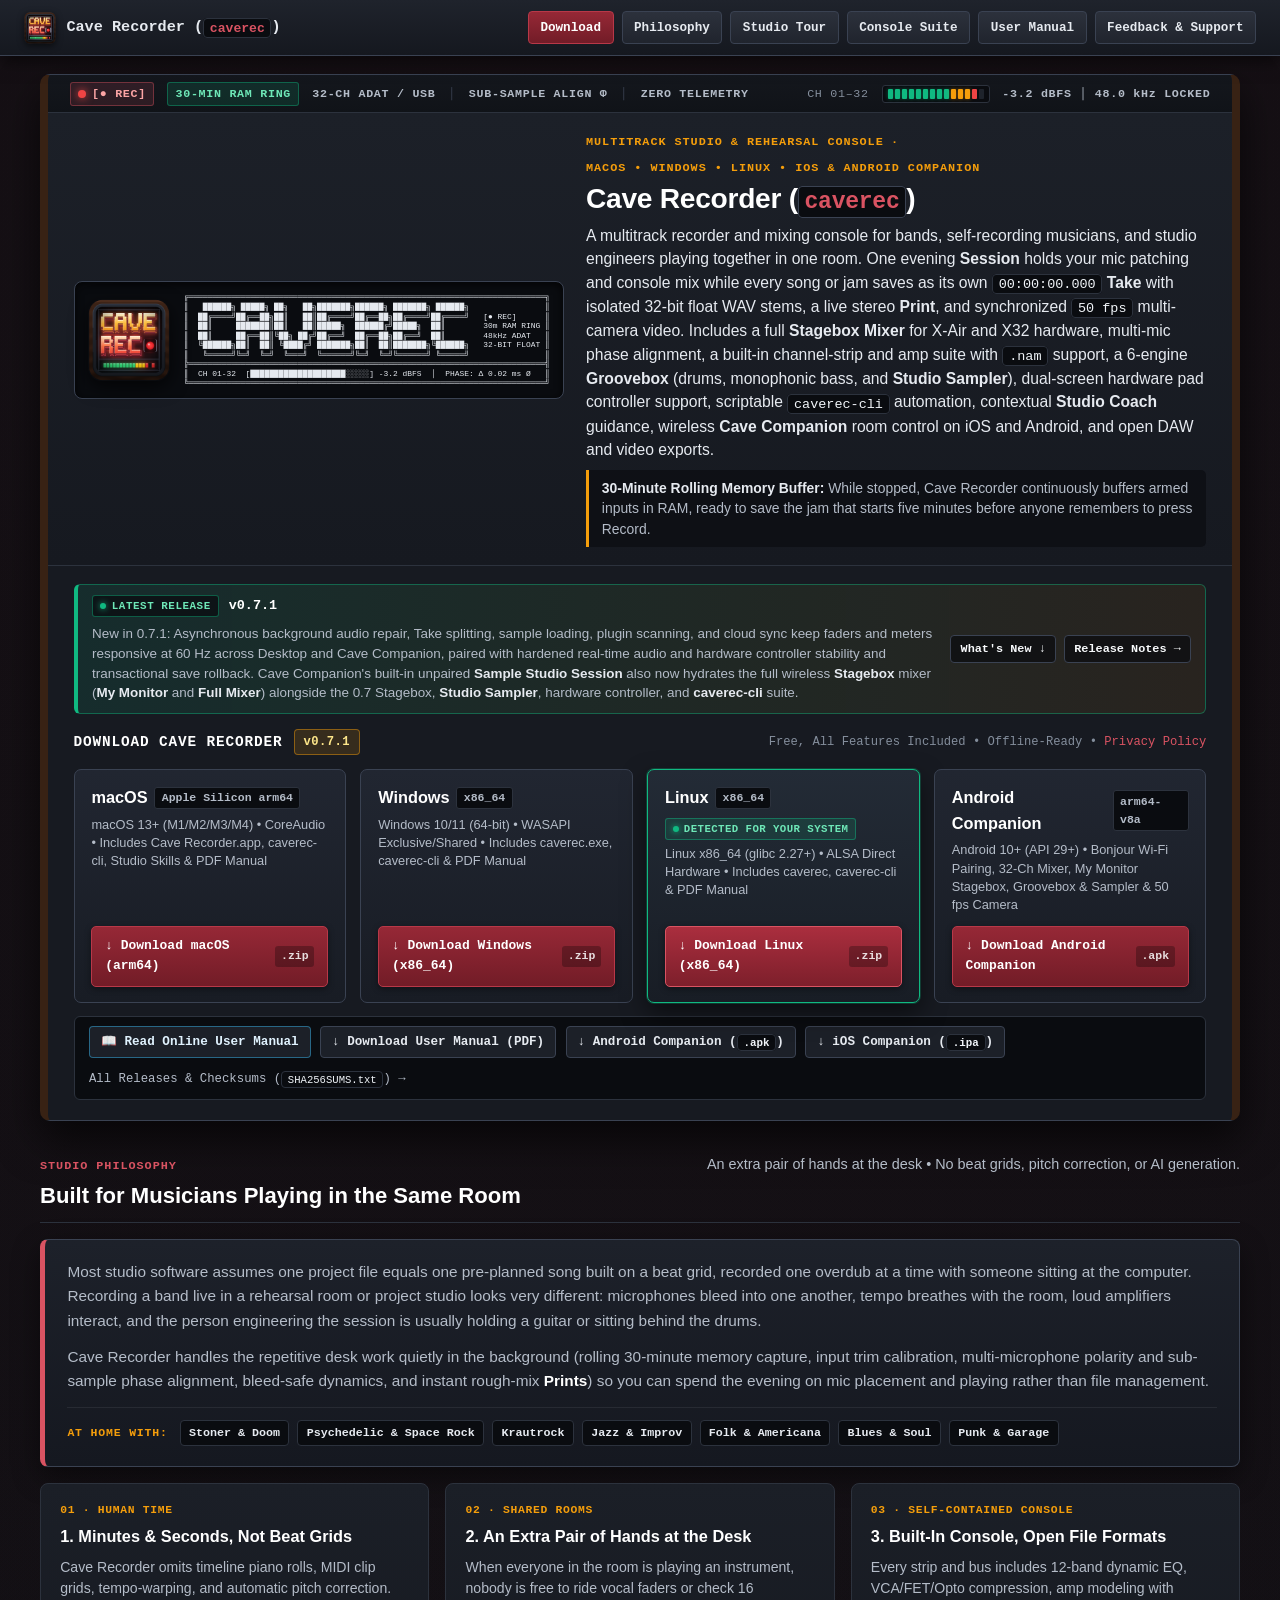
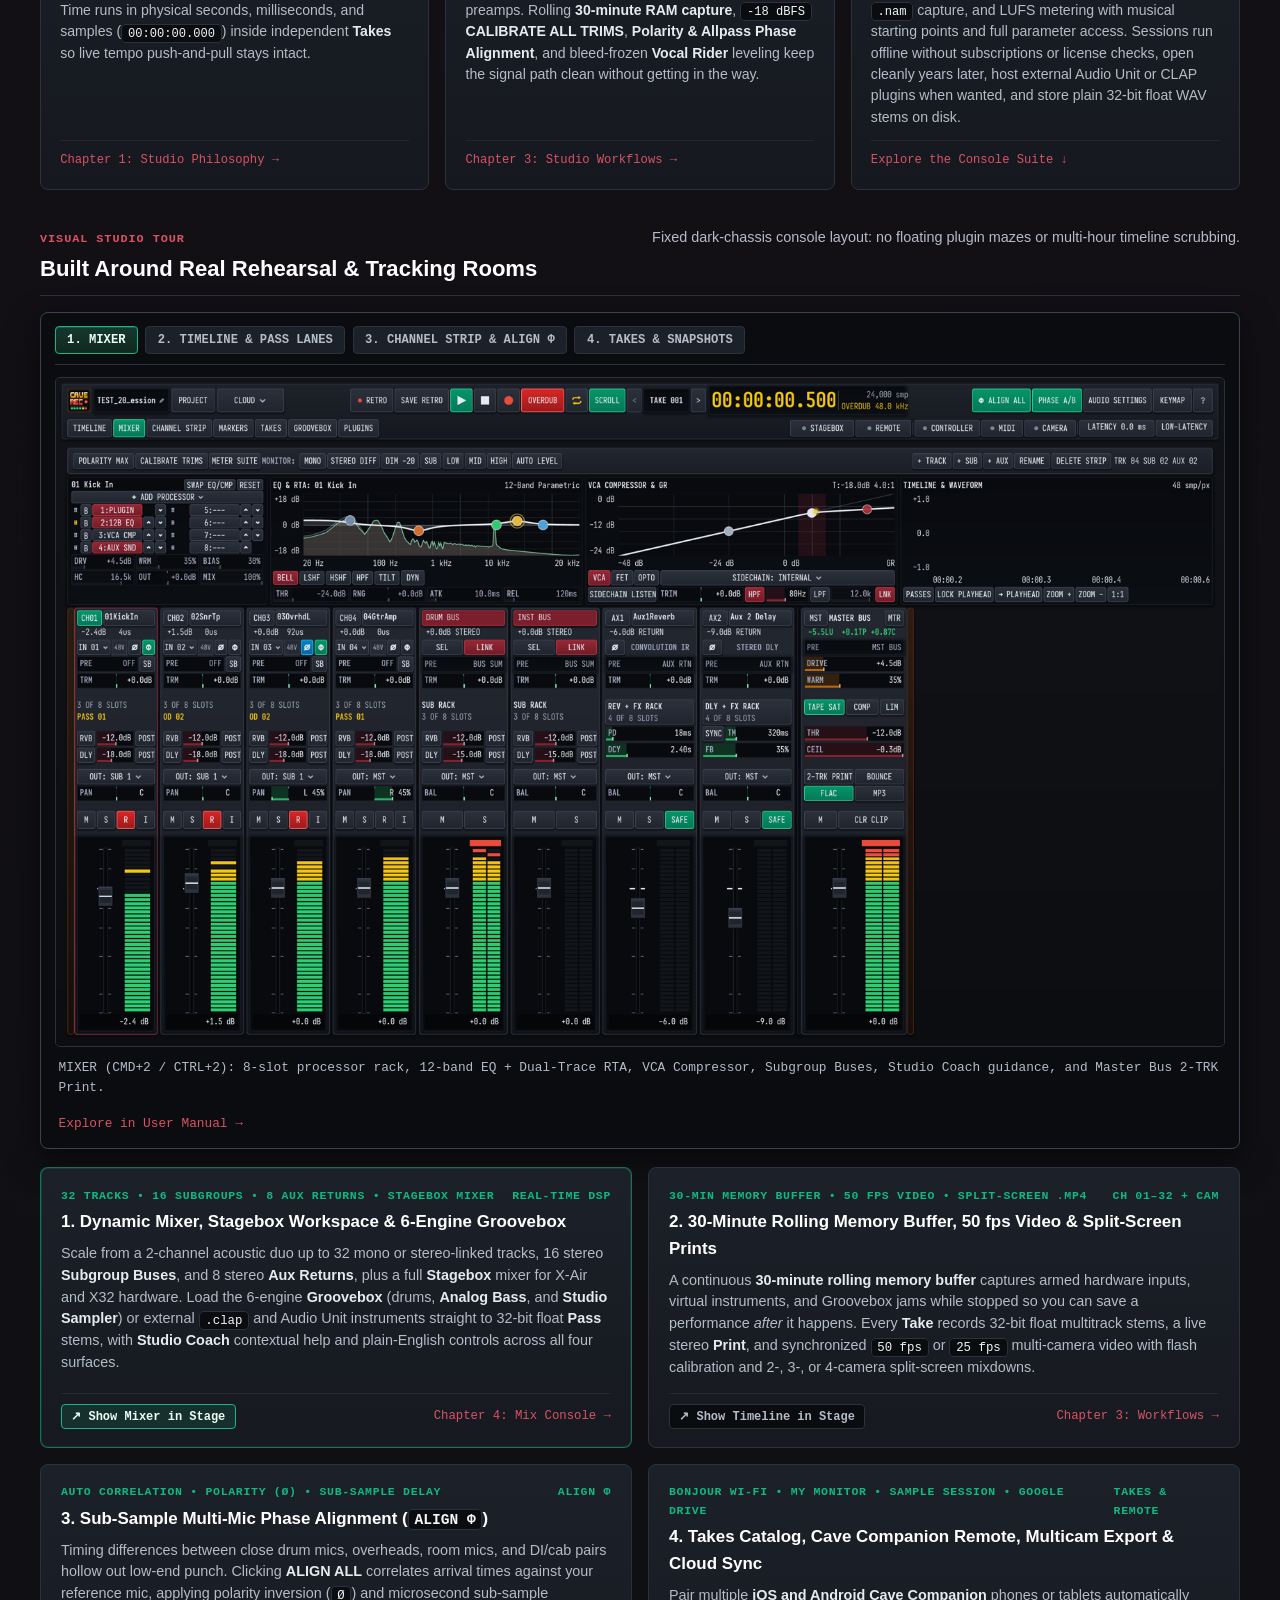
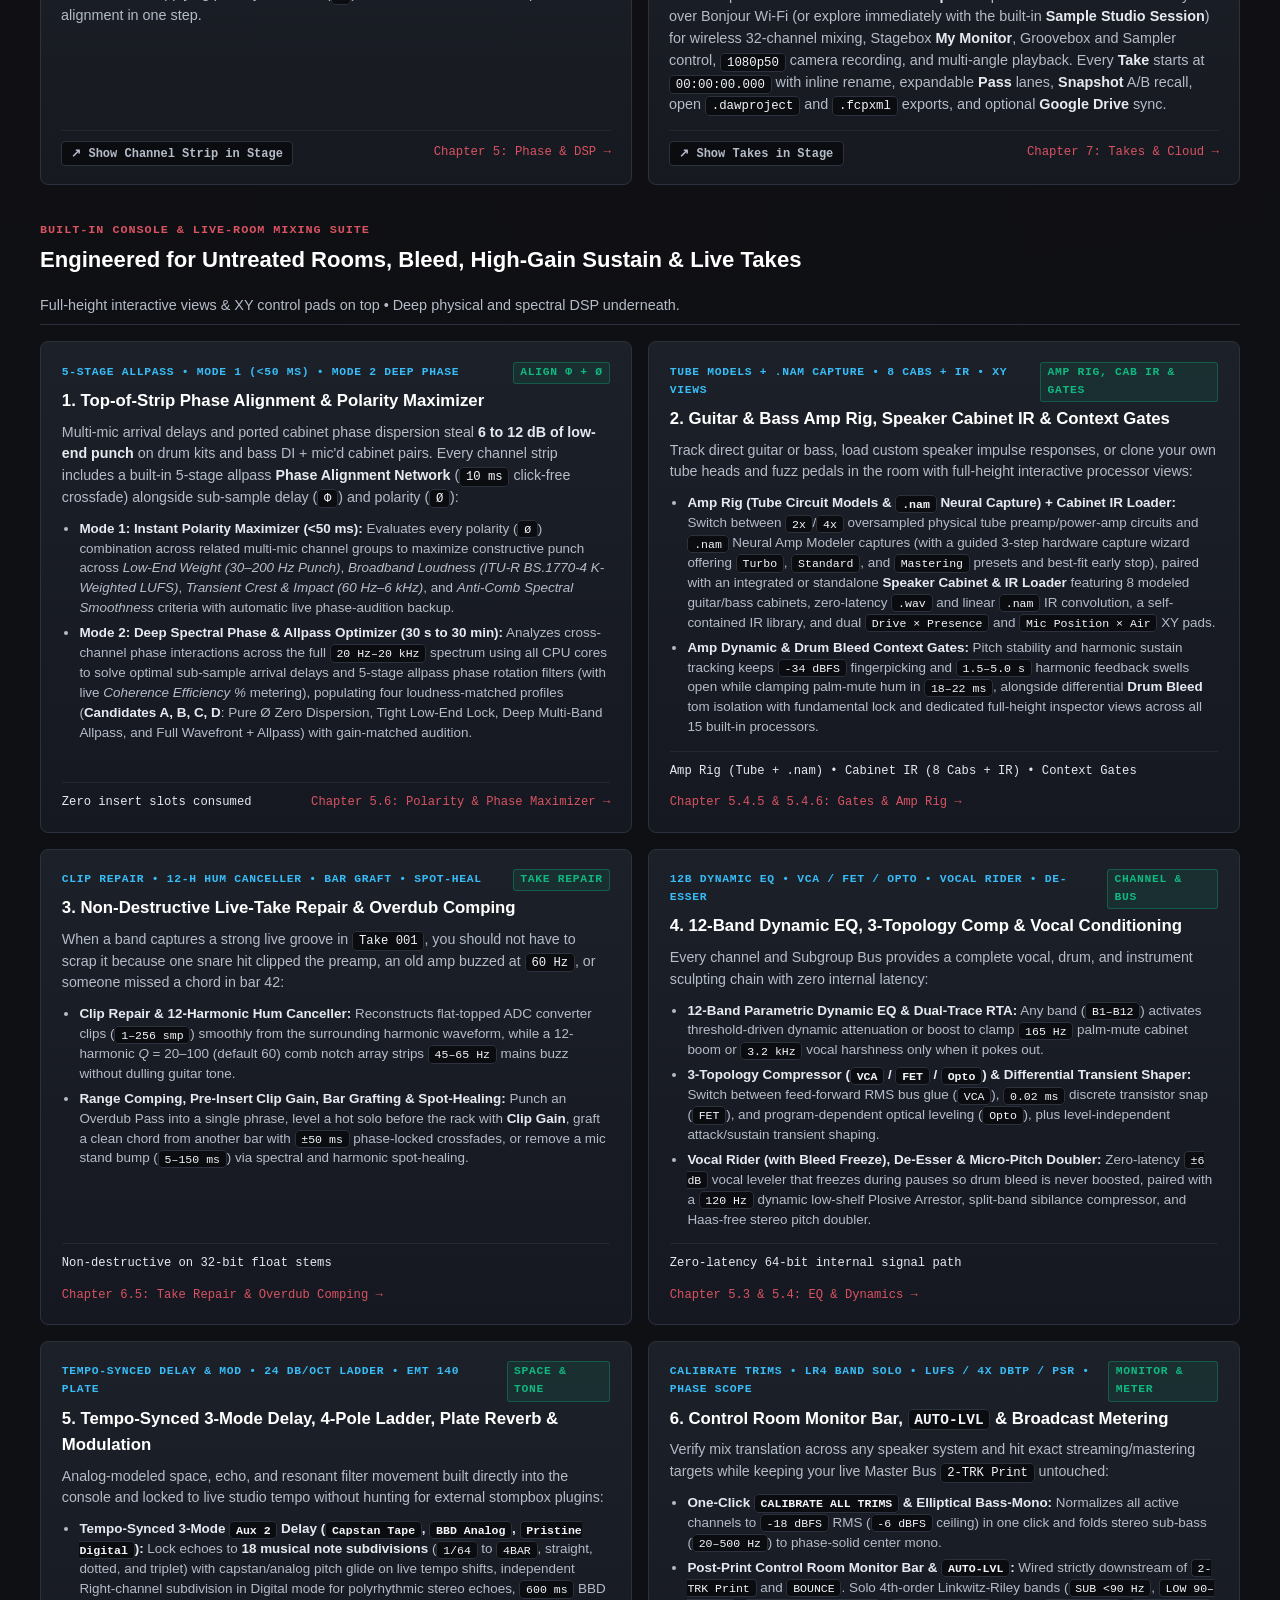
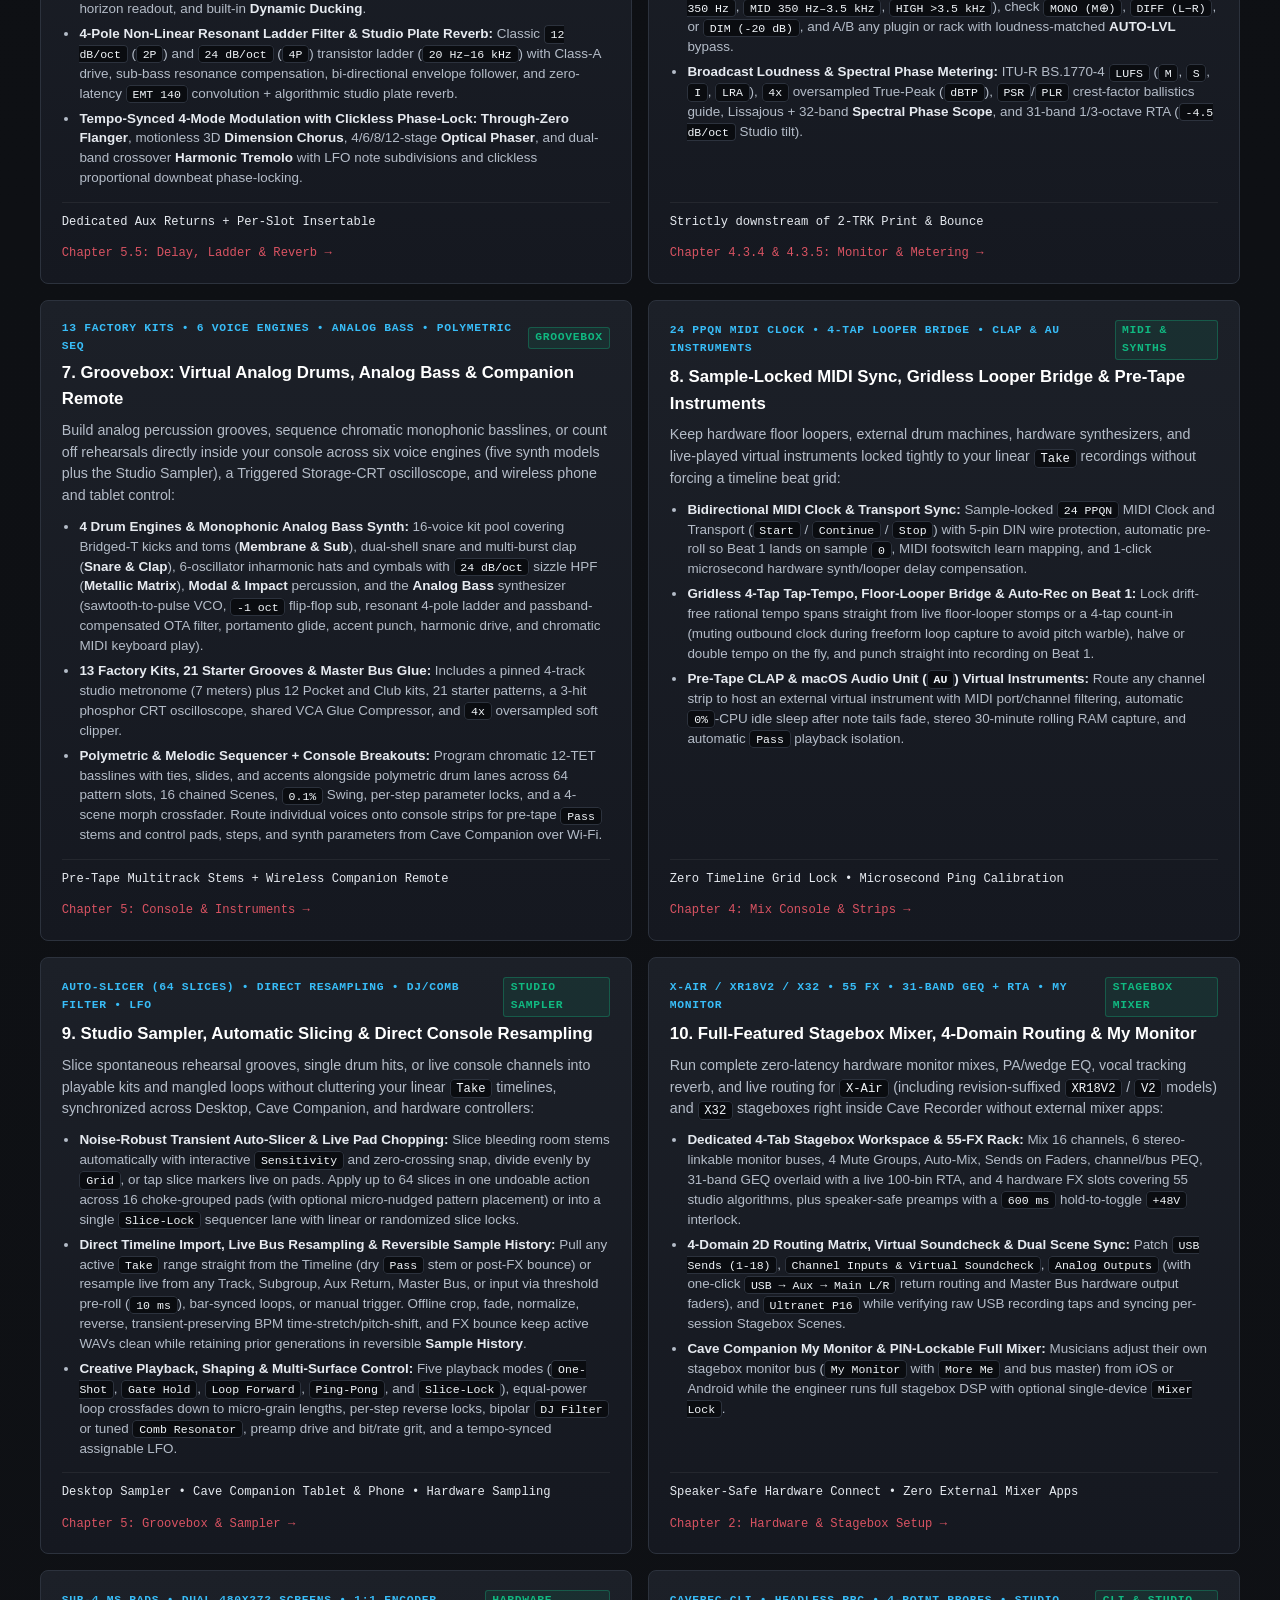
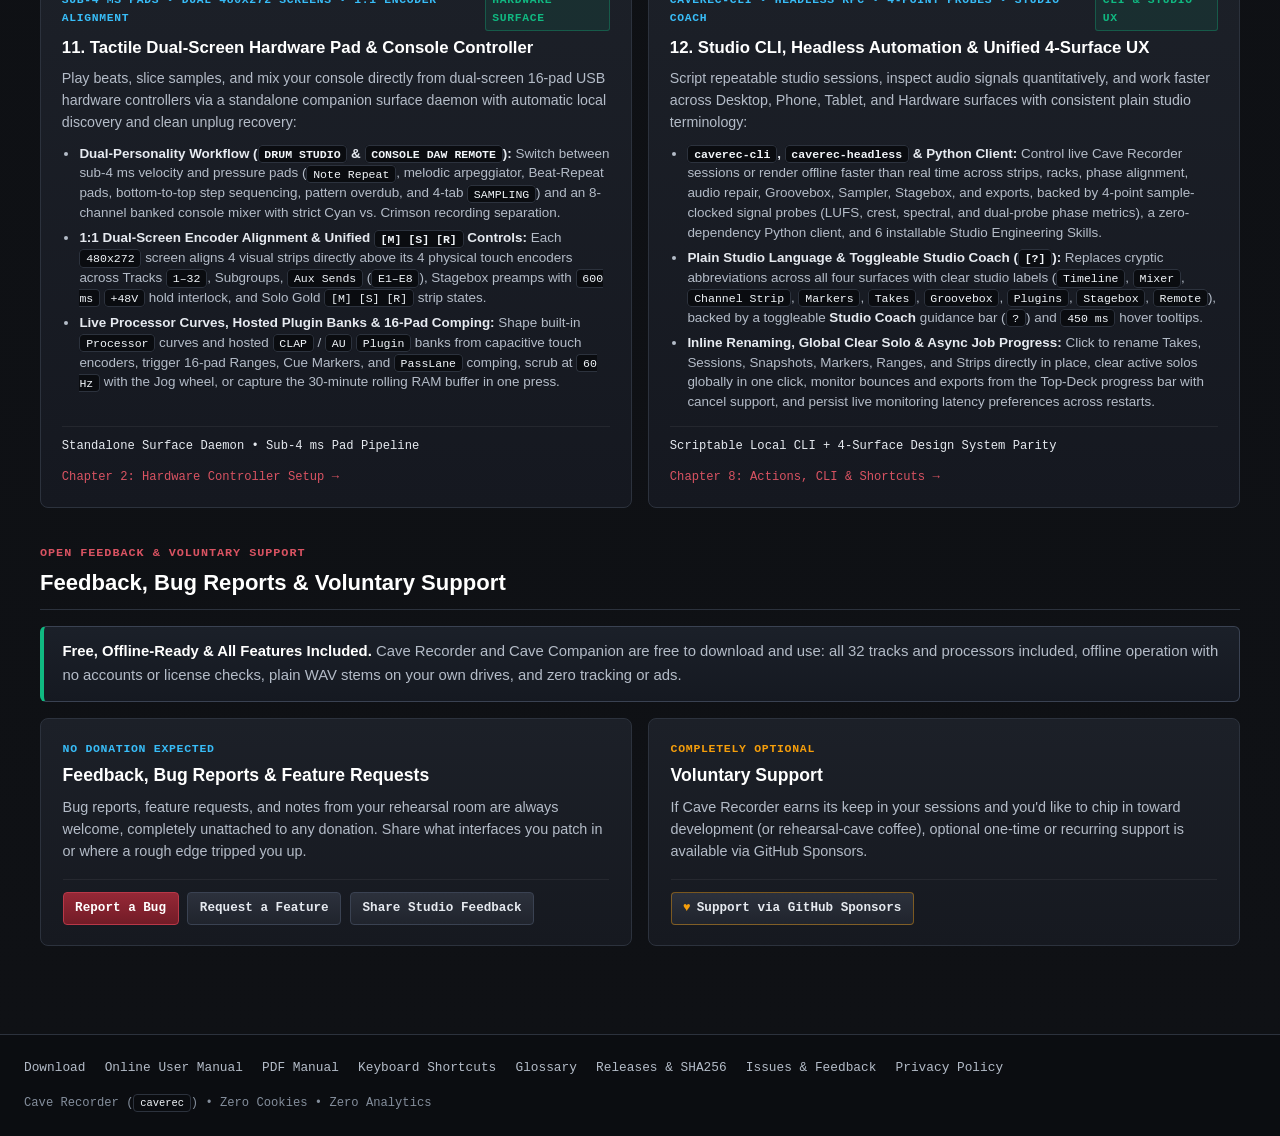
<file: index.html>
<!DOCTYPE html>
<html lang="en">
<head>
  <meta name="google-site-verification" content="6PHlqRsJ0VqpnKMVHhXjqevR2lMvnIrrCQ4xVR_Rz9U" />
  <meta charset="UTF-8" />
  <meta name="viewport" content="width=device-width, initial-scale=1.0" />
  <title>Cave Recorder (caverec) &middot; Multitrack Studio &amp; Rehearsal Console</title>
  <meta name="description" content="Cave Recorder (caverec) is a multitrack recorder and mixing console built for band rehearsals and live studio sessions. Independent zero-based Takes, 30-minute rolling RAM capture, full X-Air/X32 Stagebox Mixer, Groovebox with Drum Machine, Analog Bass, and Studio Sampler, tactile hardware controller integration, caverec-cli automation, Studio Coach, automatic multi-mic phase alignment, and optional Google Drive sync." />
  <link rel="icon" type="image/png" sizes="64x64" href="assets/icons/favicon-64.png" />
  <link rel="apple-touch-icon" sizes="128x128" href="assets/icons/caverec_128.png" />
  <link rel="stylesheet" href="assets/site.css" />
</head>
<body>
  <!-- Sticky Top Hardware Deck Header -->
  <header class="top-deck">
    <div class="brand-cluster">
      <a href="index.html" aria-label="Cave Recorder Home">
        <img src="assets/icons/caverec_128.png" alt="Cave Recorder Icon" class="brand-icon" width="32" height="32" />
      </a>
      <a class="brand-title" href="index.html">Cave Recorder (<code>caverec</code>)</a>
    </div>
    <nav class="deck-actions" aria-label="Primary Navigation">
      <a class="deck-btn deck-btn-primary" href="#download">Download</a>
      <a class="deck-btn" href="#manifesto">Philosophy</a>
      <a class="deck-btn" href="#features">Studio Tour</a>
      <a class="deck-btn" href="#console-suite">Console Suite</a>
      <a class="deck-btn" href="manual/">User Manual</a>
      <a class="deck-btn" href="#feedback-support">Feedback &amp; Support</a>
    </nav>
  </header>

  <main class="studio-shell">
    <!-- Upper Console Chassis: Hero Faceplate + Above-the-Fold Download Deck -->
    <div class="console-frame">
      <!-- Silk-Screened Hardware Telemetry & Spec Strip -->
      <div class="chassis-silk-bar" aria-label="Hardware Console Specifications">
        <div class="silk-cluster">
          <span class="rec-tally"><span class="rec-tally-dot" aria-hidden="true"></span>[● REC]</span>
          <span class="ram-tally">30-MIN RAM RING</span>
          <span class="silk-spec">32-CH ADAT / USB</span>
          <span class="silk-sep" aria-hidden="true">│</span>
          <span class="silk-spec">SUB-SAMPLE ALIGN Φ</span>
          <span class="silk-sep" aria-hidden="true">│</span>
          <span class="silk-spec">ZERO TELEMETRY</span>
        </div>
        <div class="silk-cluster">
          <span>CH 01–32</span>
          <span class="led-meter-strip" aria-hidden="true" title="Master Bus Peak Meter -3.2 dBFS">
            <span class="led-seg g"></span>
            <span class="led-seg g"></span>
            <span class="led-seg g"></span>
            <span class="led-seg g"></span>
            <span class="led-seg g"></span>
            <span class="led-seg g"></span>
            <span class="led-seg g"></span>
            <span class="led-seg g"></span>
            <span class="led-seg g"></span>
            <span class="led-seg y"></span>
            <span class="led-seg y"></span>
            <span class="led-seg y"></span>
            <span class="led-seg r"></span>
            <span class="led-seg off"></span>
          </span>
          <span class="silk-spec">-3.2 dBFS │ 48.0 kHz LOCKED</span>
        </div>
      </div>

      <!-- Hero Faceplate -->
      <section class="hero-faceplate" aria-labelledby="hero-heading">
        <div class="hero-top-grid">
          <div class="hero-visual-well">
            <img
              src="assets/icons/caverec_512.png"
              alt="Cave Recorder (caverec) Multitrack Studio and Rehearsal Console Application Icon"
              class="hero-app-icon"
              width="82"
              height="82"
            />
<pre class="logo" aria-label="Cave Recorder ASCII CRT Meter">╔═══════════════════════════════════════════════════════════════════════════╗
║   ██████╗ █████╗ ██╗   ██╗███████╗██████╗ ███████╗ ██████╗                ║
║  ██╔════╝██╔══██╗██║   ██║██╔════╝██╔══██╗██╔════╝██╔════╝   [● REC]      ║
║  ██║     ███████║██║   ██║█████╗  ██████╔╝█████╗  ██║        30m RAM RING ║
║  ██║     ██╔══██║╚██╗ ██╔╝██╔══╝  ██╔══██╗██╔══╝  ██║        48kHz ADAT   ║
║  ╚██████╗██║  ██║ ╚████╔╝ ███████╗██║  ██║███████╗╚██████╗   32-BIT FLOAT ║
║   ╚═════╝╚═╝  ╚═╝  ╚═══╝  ╚══════╝╚═╝  ╚═╝╚══════╝ ╚═════╝                ║
╠═══════════════════════════════════════════════════════════════════════════╣
║  CH 01-32  [████████████████████░░░░░] -3.2 dBFS  │  PHASE: Δ 0.02 ms Ø   ║
╚═══════════════════════════════════════════════════════════════════════════╝</pre>
          </div>

          <div class="hero-copy">
            <div class="hero-eyebrow">
              <span>Multitrack Studio &amp; Rehearsal Console</span>
              <span>&middot;</span>
              <span>macOS &bull; Windows &bull; Linux &bull; iOS &amp; Android Companion</span>
            </div>
            <h1 id="hero-heading">Cave Recorder (<code>caverec</code>)</h1>
            <p class="hero-lead">
              A multitrack recorder and mixing console for bands, self-recording musicians, and studio engineers playing together in one room. One evening <strong>Session</strong> holds your mic patching and console mix while every song or jam saves as its own <code>00:00:00.000</code> <strong>Take</strong> with isolated 32-bit float WAV stems, a live stereo <strong>Print</strong>, and synchronized <code>50 fps</code> multi-camera video. Includes a full <strong>Stagebox Mixer</strong> for X-Air and X32 hardware, multi-mic phase alignment, a built-in channel-strip and amp suite with <code>.nam</code> support, a 6-engine <strong>Groovebox</strong> (drums, monophonic bass, and <strong>Studio Sampler</strong>), dual-screen hardware pad controller support, scriptable <code>caverec-cli</code> automation, contextual <strong>Studio Coach</strong> guidance, wireless <strong>Cave Companion</strong> room control on iOS and Android, and open DAW and video exports.
            </p>
            <p class="hero-cave-note">
              <strong>30-Minute Rolling Memory Buffer:</strong> While stopped, Cave Recorder continuously buffers armed inputs in RAM, ready to save the jam that starts five minutes before anyone remembers to press Record.
            </p>
          </div>
        </div>
      </section>

      <!-- Obvious Above-the-Fold Download Deck (#download) -->
      <!-- RELEASE_VERSION_MARKER: v0.7.1 -->
      <section class="download-deck" id="download" data-release-version="v0.7.1" aria-labelledby="download-heading">
        <!-- Static Latest Release Banner -->
        <div class="release-update-banner" id="release-update-banner" role="region" aria-label="Latest Release Update">
          <div class="release-update-main">
            <span class="release-update-pill">
              <span class="detected-dot" aria-hidden="true"></span>
              <span>LATEST RELEASE</span>
            </span>
            <strong class="release-update-version" id="release-banner-version">v0.7.1</strong>
            <span class="release-update-summary">
              New in 0.7.1: Asynchronous background audio repair, Take splitting, sample loading, plugin scanning, and cloud sync keep faders and meters responsive at 60 Hz across Desktop and Cave Companion, paired with hardened real-time audio and hardware controller stability and transactional save rollback. Cave Companion's built-in unpaired <strong>Sample Studio Session</strong> also now hydrates the full wireless <strong>Stagebox</strong> mixer (<strong>My Monitor</strong> and <strong>Full Mixer</strong>) alongside the 0.7 Stagebox, <strong>Studio Sampler</strong>, hardware controller, and <strong>caverec-cli</strong> suite.
            </span>
          </div>
          <div class="release-update-actions">
            <a class="release-update-link" href="#console-suite">What's New &darr;</a>
            <a
              class="release-update-link"
              id="release-notes-link"
              href="https://github.com/henriknyman/caverec-site/releases/tag/v0.7.1"
            >
              Release Notes &rarr;
            </a>
          </div>
        </div>

        <div class="download-deck-header">
          <div class="download-deck-title-group">
            <h2 class="download-deck-title" id="download-heading">Download Cave Recorder</h2>
            <span class="version-badge" id="release-version-badge" data-version="v0.7.1">v0.7.1</span>
          </div>
          <div class="download-deck-meta">
            Free, All Features Included &bull; Offline-Ready &bull; <a href="privacy/">Privacy Policy</a>
          </div>
        </div>

        <!-- Four Primary Platform Download Cards -->
        <div class="platform-card-grid">
          <!-- 1. macOS (Apple Silicon arm64) -->
          <article class="platform-card" id="card-macos" data-os-card="macos">
            <div class="platform-card-top">
              <div class="platform-title-row">
                <h3 class="platform-name">
                  macOS
                  <span class="platform-arch">Apple Silicon arm64</span>
                </h3>
                <span class="detected-pill"><span class="detected-dot" aria-hidden="true"></span>Detected for your system</span>
              </div>
              <p class="platform-subtitle">
                macOS 13+ (M1/M2/M3/M4) &bull; CoreAudio &bull; Includes Cave Recorder.app, caverec-cli, Studio Skills &amp; PDF Manual
              </p>
            </div>
            <a
              class="download-cta-btn"
              id="download-macos"
              data-download-os="macos"
              data-release-asset="caverec-v0.7.1-macos-arm64.zip"
              href="https://github.com/henriknyman/caverec-site/releases/download/v0.7.1/caverec-v0.7.1-macos-arm64.zip"
            >
              <span>&darr; Download macOS (arm64)</span>
              <span class="download-cta-ext">.zip</span>
            </a>
          </article>

          <!-- 2. Windows (x86_64) -->
          <article class="platform-card" id="card-windows" data-os-card="windows">
            <div class="platform-card-top">
              <div class="platform-title-row">
                <h3 class="platform-name">
                  Windows
                  <span class="platform-arch">x86_64</span>
                </h3>
                <span class="detected-pill"><span class="detected-dot" aria-hidden="true"></span>Detected for your system</span>
              </div>
              <p class="platform-subtitle">
                Windows 10/11 (64-bit) &bull; WASAPI Exclusive/Shared &bull; Includes caverec.exe, caverec-cli &amp; PDF Manual
              </p>
            </div>
            <a
              class="download-cta-btn"
              id="download-windows"
              data-download-os="windows"
              data-release-asset="caverec-v0.7.1-windows-x86_64.zip"
              href="https://github.com/henriknyman/caverec-site/releases/download/v0.7.1/caverec-v0.7.1-windows-x86_64.zip"
            >
              <span>&darr; Download Windows (x86_64)</span>
              <span class="download-cta-ext">.zip</span>
            </a>
          </article>

          <!-- 3. Linux (x86_64) -->
          <article class="platform-card" id="card-linux" data-os-card="linux">
            <div class="platform-card-top">
              <div class="platform-title-row">
                <h3 class="platform-name">
                  Linux
                  <span class="platform-arch">x86_64</span>
                </h3>
                <span class="detected-pill"><span class="detected-dot" aria-hidden="true"></span>Detected for your system</span>
              </div>
              <p class="platform-subtitle">
                Linux x86_64 (glibc 2.27+) &bull; ALSA Direct Hardware &bull; Includes caverec, caverec-cli &amp; PDF Manual
              </p>
            </div>
            <a
              class="download-cta-btn"
              id="download-linux"
              data-download-os="linux"
              data-release-asset="caverec-v0.7.1-linux-x86_64.zip"
              href="https://github.com/henriknyman/caverec-site/releases/download/v0.7.1/caverec-v0.7.1-linux-x86_64.zip"
            >
              <span>&darr; Download Linux (x86_64)</span>
              <span class="download-cta-ext">.zip</span>
            </a>
          </article>

          <!-- 4. Android Companion (arm64-v8a) -->
          <article class="platform-card" id="card-android" data-os-card="android">
            <div class="platform-card-top">
              <div class="platform-title-row">
                <h3 class="platform-name">
                  Android Companion
                  <span class="platform-arch">arm64-v8a</span>
                </h3>
                <span class="detected-pill"><span class="detected-dot" aria-hidden="true"></span>Detected for your device</span>
              </div>
              <p class="platform-subtitle">
                Android 10+ (API 29+) &bull; Bonjour Wi-Fi Pairing, 32-Ch Mixer, My Monitor Stagebox, Groovebox &amp; Sampler &amp; 50 fps Camera
              </p>
            </div>
            <a
              class="download-cta-btn"
              id="download-android"
              data-download-os="android"
              data-release-asset="caverec-v0.7.1-android-arm64.apk"
              href="https://github.com/henriknyman/caverec-site/releases/download/v0.7.1/caverec-v0.7.1-android-arm64.apk"
            >
              <span>&darr; Download Android Companion</span>
              <span class="download-cta-ext">.apk</span>
            </a>
          </article>
        </div>

        <!-- Direct Manual & Release Notes Bar right below the cards -->
        <div class="manual-quick-bar" aria-label="User Manual and Release Checksums">
          <div class="manual-quick-links">
            <a class="quick-bar-link primary-doc" href="manual/">
              <span>&#x1F4D6; Read Online User Manual</span>
            </a>
            <a class="quick-bar-link" href="manual/Cave_Recorder_User_Manual.pdf" download>
              <span>&darr; Download User Manual (PDF)</span>
            </a>
            <a
              class="quick-bar-link"
              id="quick-download-android-apk"
              data-download-os="android"
              href="https://github.com/henriknyman/caverec-site/releases/latest/download/caverec-android.apk"
            >
              <span>&darr; Android Companion (<code>.apk</code>)</span>
            </a>
            <a
              class="quick-bar-link"
              id="quick-download-ios-ipa"
              data-download-os="ios"
              data-release-asset="caverec-v0.7.1-ios-arm64.ipa"
              href="https://github.com/henriknyman/caverec-site/releases/download/v0.7.1/caverec-v0.7.1-ios-arm64.ipa"
            >
              <span>&darr; iOS Companion (<code>.ipa</code>)</span>
            </a>
          </div>
          <a class="quick-bar-checksum" href="https://github.com/henriknyman/caverec-site/releases">
            All Releases &amp; Checksums (<code>SHA256SUMS.txt</code>) &rarr;
          </a>
        </div>

        <!-- Post-Download "Thank You & Quick Start" Panel (#download-thank-you) -->
        <aside class="thank-you-panel" id="download-thank-you" aria-live="polite">
          <div class="thank-you-header">
            <h3 class="thank-you-title">
              <span class="detected-dot" aria-hidden="true"></span>
              <span>Thank you for downloading Cave Recorder.</span>
            </h3>
            <div class="thank-you-header-actions">
              <button type="button" class="thank-you-toggle-all" id="toggle-all-os-tips-btn" aria-expanded="false">
                Show tips for all platforms
              </button>
              <button type="button" class="thank-you-close" id="close-thank-you-btn" aria-label="Close quick start panel">
                Dismiss &times;
              </button>
            </div>
          </div>
          <ul class="os-tips-list" id="os-tips-list">
            <li class="os-tip-item" data-os-tip="macos">
              <span class="os-tip-label">macOS First Launch</span>
              Drag <code>Cave Recorder.app</code> to Applications. On first launch, <strong>Right-click &rarr; Open</strong> (or choose <strong>System Settings &rarr; Privacy &amp; Security &rarr; Open Anyway</strong>, or run <code>xattr -cr "/Applications/Cave Recorder.app"</code> in Terminal).
            </li>
            <li class="os-tip-item" data-os-tip="windows">
              <span class="os-tip-label">Windows First Launch</span>
              Extract the archive and run <code>caverec.exe</code>. If SmartScreen prompts on an unsigned build, click <strong>More info &rarr; Run anyway</strong>.
            </li>
            <li class="os-tip-item" data-os-tip="linux">
              <span class="os-tip-label">Linux First Launch</span>
              Extract the archive, ensure <code>chmod +x caverec</code>, and launch <code>./caverec</code> with your ALSA interface connected.
            </li>
            <li class="os-tip-item" data-os-tip="android">
              <span class="os-tip-label">Android Companion First Launch</span>
              Open the downloaded <code>.apk</code> file on your Android device (allowing installation from your browser if prompted). Explore immediately with the built-in <strong>Sample Studio Session</strong>, or open the <strong>Remote</strong> workspace in Cave Recorder on desktop to discover and pair automatically over local Wi-Fi using a 6-digit match code or QR scan.
            </li>
            <li class="os-tip-item" data-os-tip="ios">
              <span class="os-tip-label">iOS Companion First Launch</span>
              Install the <code>.ipa</code> bundle on your iPhone or iPad, launch <strong>Cave Companion</strong>, and explore immediately with the built-in <strong>Sample Studio Session</strong> or connect automatically over local Bonjour Wi-Fi using a 6-digit match code or QR scan in the desktop <strong>Remote</strong> workspace for wireless mixing, Stagebox <strong>My Monitor</strong>, Groovebox and Sampler control, <code>1080p50</code> camera recording, transport, and multi-angle playback.
            </li>
          </ul>
          <div class="thank-you-links">
            <a href="manual/02-hardware-setup-and-first-session.html">Chapter 2: Hardware Setup &amp; First Session &rarr;</a>
            <a href="#feedback-card">Report a Bug / Share Feedback (No Donation Expected)</a>
            <a href="#voluntary-support-card">Voluntary Support</a>
          </div>
        </aside>
      </section>
    </div>

    <!-- Studio Philosophy (#manifesto) -->
    <section class="studio-section" id="manifesto" aria-labelledby="manifesto-heading">
      <div class="section-header-bar">
        <div>
          <span class="section-eyebrow">Studio Philosophy</span>
          <h2 class="section-title" id="manifesto-heading">Built for Musicians Playing in the Same Room</h2>
        </div>
        <p class="section-subtitle">
          An extra pair of hands at the desk &bull; No beat grids, pitch correction, or AI generation.
        </p>
      </div>

      <div class="manifesto-lead-box">
        <p>
          Most studio software assumes one project file equals one pre-planned song built on a beat grid, recorded one overdub at a time with someone sitting at the computer. Recording a band live in a rehearsal room or project studio looks very different: microphones bleed into one another, tempo breathes with the room, loud amplifiers interact, and the person engineering the session is usually holding a guitar or sitting behind the drums.
        </p>
        <p>
          Cave Recorder handles the repetitive desk work quietly in the background (rolling 30-minute memory capture, input trim calibration, multi-microphone polarity and sub-sample phase alignment, bleed-safe dynamics, and instant rough-mix <strong>Prints</strong>) so you can spend the evening on mic placement and playing rather than file management.
        </p>
        <div class="manifesto-genre-bar" aria-label="Musical Genres Built for Live-Room Capture">
          <span class="manifesto-genre-label">At Home With:</span>
          <span class="genre-pill">Stoner &amp; Doom</span>
          <span class="genre-pill">Psychedelic &amp; Space Rock</span>
          <span class="genre-pill">Krautrock</span>
          <span class="genre-pill">Jazz &amp; Improv</span>
          <span class="genre-pill">Folk &amp; Americana</span>
          <span class="genre-pill">Blues &amp; Soul</span>
          <span class="genre-pill">Punk &amp; Garage</span>
        </div>
      </div>

      <div class="manifesto-grid-3col">
        <article class="manifesto-pillar">
          <div>
            <span class="manifesto-pillar-tag">01 &middot; Human Time</span>
            <h3>1. Minutes &amp; Seconds, Not Beat Grids</h3>
            <p>
              Cave Recorder omits timeline piano rolls, MIDI clip grids, tempo-warping, and automatic pitch correction. Time runs in physical seconds, milliseconds, and samples (<code>00:00:00.000</code>) inside independent <strong>Takes</strong> so live tempo push-and-pull stays intact.
            </p>
          </div>
          <div class="suite-card-footer">
            <a href="manual/01-overview-and-philosophy.html">Chapter 1: Studio Philosophy &rarr;</a>
          </div>
        </article>

        <article class="manifesto-pillar">
          <div>
            <span class="manifesto-pillar-tag">02 &middot; Shared Rooms</span>
            <h3>2. An Extra Pair of Hands at the Desk</h3>
            <p>
              When everyone in the room is playing an instrument, nobody is free to ride vocal faders or check 16 preamps. Rolling <strong>30-minute RAM capture</strong>, <code>-18 dBFS</code> <strong>CALIBRATE ALL TRIMS</strong>, <strong>Polarity &amp; Allpass Phase Alignment</strong>, and bleed-frozen <strong>Vocal Rider</strong> leveling keep the signal path clean without getting in the way.
            </p>
          </div>
          <div class="suite-card-footer">
            <a href="manual/03-studio-and-rehearsal-workflows.html">Chapter 3: Studio Workflows &rarr;</a>
          </div>
        </article>

        <article class="manifesto-pillar">
          <div>
            <span class="manifesto-pillar-tag">03 &middot; Self-Contained Console</span>
            <h3>3. Built-In Console, Open File Formats</h3>
            <p>
              Every strip and bus includes 12-band dynamic EQ, VCA/FET/Opto compression, amp modeling with <code>.nam</code> capture, and LUFS metering with musical starting points and full parameter access. Sessions run offline without subscriptions or license checks, open cleanly years later, host external Audio Unit or CLAP plugins when wanted, and store plain 32-bit float WAV stems on disk.
            </p>
          </div>
          <div class="suite-card-footer">
            <a href="#console-suite">Explore the Console Suite &darr;</a>
          </div>
        </article>
      </div>
    </section>

    <!-- Concise Visual Studio Tour (#features) -->
    <section class="studio-section" id="features" aria-labelledby="features-heading">
      <div class="section-header-bar">
        <div>
          <span class="section-eyebrow">Visual Studio Tour</span>
          <h2 class="section-title" id="features-heading">Built Around Real Rehearsal &amp; Tracking Rooms</h2>
        </div>
        <p class="section-subtitle">
          Fixed dark-chassis console layout: no floating plugin mazes or multi-hour timeline scrubbing.
        </p>
      </div>

      <!-- Interactive Retina Screenshot Stage -->
      <div class="tour-showcase-well">
        <div class="tour-tabs" role="tablist" aria-label="Studio Workspace Views">
          <button
            type="button"
            class="tour-tab-btn active"
            id="tour-tab-0"
            role="tab"
            aria-selected="true"
            aria-controls="tour-stage-panel"
            tabindex="0"
            data-tour-img="manual/assets/images/mix-console.png"
            data-tour-alt="Cave Recorder Mixer view with input strips, Upper Inspector Wells, Subgroup Buses, Aux Returns, and pinned Master Bus"
            data-tour-caption="MIXER (CMD+2 / CTRL+2): 8-slot processor rack, 12-band EQ + Dual-Trace RTA, VCA Compressor, Subgroup Buses, Studio Coach guidance, and Master Bus 2-TRK Print."
            data-tour-link="manual/04-mix-console-and-channel-strips.html"
          >
            1. MIXER
          </button>
          <button
            type="button"
            class="tour-tab-btn"
            id="tour-tab-1"
            role="tab"
            aria-selected="false"
            aria-controls="tour-stage-panel"
            tabindex="-1"
            data-tour-img="manual/assets/images/waveform-timeline-expanded.png"
            data-tour-alt="Cave Recorder Timeline view showing independent Take 001 timeline and expanded Pass Lanes (PASS 01 and OD 02)"
            data-tour-caption="TIMELINE (CMD+1 / CTRL+1): Independent t=0 Take timeline with expandable Pass Lanes (PASS 01 Base Pass, OD 02 Overdub Pass), direct Range-to-Sampler import, and markers."
            data-tour-link="manual/06-waveform-timeline-and-markers.html"
          >
            2. TIMELINE &amp; PASS LANES
          </button>
          <button
            type="button"
            class="tour-tab-btn"
            id="tour-tab-2"
            role="tab"
            aria-selected="false"
            aria-controls="tour-stage-panel"
            tabindex="-1"
            data-tour-img="manual/assets/images/channel-inspector-track.png"
            data-tour-alt="Cave Recorder Channel Strip view showing Dual-Trace RTA, 12-band Parametric EQ, VCA Compressor transfer curve, and Phase Align controls"
            data-tour-caption="CHANNEL STRIP (CMD+3 / CTRL+3): Full-screen 12-band Parametric EQ with Dual-Trace RTA, VCA Compressor transfer curve, plain-English Add Processor picker, and ALIGN Φ."
            data-tour-link="manual/05-processors-phase-and-plugins.html"
          >
            3. CHANNEL STRIP &amp; ALIGN Φ
          </button>
          <button
            type="button"
            class="tour-tab-btn"
            id="tour-tab-3"
            role="tab"
            aria-selected="false"
            aria-controls="tour-stage-panel"
            tabindex="-1"
            data-tour-img="manual/assets/images/session-reel.png"
            data-tour-alt="Cave Recorder Takes view showing Takes Catalog, inline rename, one-click FLAC and MP3 Print conversion, Snapshots & Live Mix A/B comparison, and Google Drive sync controls"
            data-tour-caption="TAKES (CMD+5 / CTRL+5): Takes Catalog with inline rename and archive actions, one-click 24-bit FLAC & 320 kbps MP3 Print conversion, Snapshots with Live Mix A/B recall, and Google Drive sync."
            data-tour-link="manual/07-session-reel-snapshots-and-cloud.html"
          >
            4. TAKES &amp; SNAPSHOTS
          </button>
        </div>

        <figure class="tour-stage-figure" id="tour-stage-panel" role="tabpanel" aria-labelledby="tour-tab-0">
          <img
            id="tour-stage-img"
            src="manual/assets/images/mix-console.png"
            alt="Cave Recorder Mixer view with input strips, Upper Inspector Wells, Subgroup Buses, Aux Returns, and pinned Master Bus"
            width="1680"
            height="960"
          />
          <figcaption class="tour-stage-caption">
            <span id="tour-stage-text">
              MIXER (CMD+2 / CTRL+2): 8-slot processor rack, 12-band EQ + Dual-Trace RTA, VCA Compressor, Subgroup Buses, Studio Coach guidance, and Master Bus 2-TRK Print.
            </span>
            <a id="tour-stage-link" href="manual/04-mix-console-and-channel-strips.html">Explore in User Manual &rarr;</a>
          </figcaption>
        </figure>
      </div>

      <!-- 2x2 Feature Grid (Aligned 1..4 with the Studio Stage Tabs above) -->
      <div class="feature-grid-2x2">
        <!-- Feature 1 (Matches Tab 1: Mixer) -->
        <article class="feature-card is-active-tour" data-feature-card="0">
          <div>
            <div class="feature-card-eyebrow">
              <span>32 TRACKS &bull; 16 SUBGROUPS &bull; 8 AUX RETURNS &bull; STAGEBOX MIXER</span>
              <span>REAL-TIME DSP</span>
            </div>
            <h3>1. Dynamic Mixer, Stagebox Workspace &amp; 6-Engine Groovebox</h3>
            <p>
              Scale from a 2-channel acoustic duo up to 32 mono or stereo-linked tracks, 16 stereo <strong>Subgroup Buses</strong>, and 8 stereo <strong>Aux Returns</strong>, plus a full <strong>Stagebox</strong> mixer for X-Air and X32 hardware. Load the 6-engine <strong>Groovebox</strong> (drums, <strong>Analog Bass</strong>, and <strong>Studio Sampler</strong>) or external <code>.clap</code> and Audio Unit instruments straight to 32-bit float <strong>Pass</strong> stems, with <strong>Studio Coach</strong> contextual help and plain-English controls across all four surfaces.
            </p>
          </div>
          <div class="feature-card-footer">
            <button type="button" class="stage-preview-btn" data-select-tour="0">
              &#x2197; Show Mixer in Stage
            </button>
            <a href="manual/04-mix-console-and-channel-strips.html">Chapter 4: Mix Console &rarr;</a>
          </div>
        </article>

        <!-- Feature 2 (Matches Tab 2: Timeline, Retroactive Capture & Multi-Cam Video) -->
        <article class="feature-card" data-feature-card="1">
          <div>
            <div class="feature-card-eyebrow">
              <span>30-MIN MEMORY BUFFER &bull; 50 FPS VIDEO &bull; SPLIT-SCREEN .MP4</span>
              <span>CH 01–32 + CAM</span>
            </div>
            <h3>2. 30-Minute Rolling Memory Buffer, 50 fps Video &amp; Split-Screen Prints</h3>
            <p>
              A continuous <strong>30-minute rolling memory buffer</strong> captures armed hardware inputs, virtual instruments, and Groovebox jams while stopped so you can save a performance <em>after</em> it happens. Every <strong>Take</strong> records 32-bit float multitrack stems, a live stereo <strong>Print</strong>, and synchronized <code>50 fps</code> or <code>25 fps</code> multi-camera video with flash calibration and 2-, 3-, or 4-camera split-screen mixdowns.
            </p>
          </div>
          <div class="feature-card-footer">
            <button type="button" class="stage-preview-btn" data-select-tour="1">
              &#x2197; Show Timeline in Stage
            </button>
            <a href="manual/03-studio-and-rehearsal-workflows.html">Chapter 3: Workflows &rarr;</a>
          </div>
        </article>

        <!-- Feature 3 (Matches Tab 3: Channel Strip & Phase Alignment) -->
        <article class="feature-card" data-feature-card="2">
          <div>
            <div class="feature-card-eyebrow">
              <span>AUTO CORRELATION &bull; POLARITY (Ø) &bull; SUB-SAMPLE DELAY</span>
              <span>ALIGN Φ</span>
            </div>
            <h3>3. Sub-Sample Multi-Mic Phase Alignment (<code>ALIGN Φ</code>)</h3>
            <p>
              Timing differences between close drum mics, overheads, room mics, and DI/cab pairs hollow out low-end punch. Clicking <strong>ALIGN ALL</strong> correlates arrival times against your reference mic, applying polarity inversion (<code>Ø</code>) and microsecond sub-sample alignment in one step.
            </p>
          </div>
          <div class="feature-card-footer">
            <button type="button" class="stage-preview-btn" data-select-tour="2">
              &#x2197; Show Channel Strip in Stage
            </button>
            <a href="manual/05-processors-phase-and-plugins.html">Chapter 5: Phase &amp; DSP &rarr;</a>
          </div>
        </article>

        <!-- Feature 4 (Matches Tab 4: Takes, Cave Companion Remote, Pass Comping & Cloud Sync) -->
        <article class="feature-card" data-feature-card="3">
          <div>
            <div class="feature-card-eyebrow">
              <span>BONJOUR WI-FI &bull; MY MONITOR &bull; SAMPLE SESSION &bull; GOOGLE DRIVE</span>
              <span>TAKES &amp; REMOTE</span>
            </div>
            <h3>4. Takes Catalog, Cave Companion Remote, Multicam Export &amp; Cloud Sync</h3>
            <p>
              Pair multiple <strong>iOS and Android Cave Companion</strong> phones or tablets automatically over Bonjour Wi-Fi (or explore immediately with the built-in <strong>Sample Studio Session</strong>) for wireless 32-channel mixing, Stagebox <strong>My Monitor</strong>, Groovebox and Sampler control, <code>1080p50</code> camera recording, and multi-angle playback. Every <strong>Take</strong> starts at <code>00:00:00.000</code> with inline rename, expandable <strong>Pass</strong> lanes, <strong>Snapshot</strong> A/B recall, open <code>.dawproject</code> and <code>.fcpxml</code> exports, and optional <strong>Google Drive</strong> sync.
            </p>
          </div>
          <div class="feature-card-footer">
            <button type="button" class="stage-preview-btn" data-select-tour="3">
              &#x2197; Show Takes in Stage
            </button>
            <a href="manual/07-session-reel-snapshots-and-cloud.html">Chapter 7: Takes &amp; Cloud &rarr;</a>
          </div>
        </article>
      </div>
    </section>

    <!-- Built-In Console & Live-Room Mixing Suite (#console-suite) -->
    <section class="studio-section" id="console-suite" aria-labelledby="suite-heading">
      <div class="section-header-bar">
        <div>
          <span class="section-eyebrow">Built-In Console &amp; Live-Room Mixing Suite</span>
          <h2 class="section-title" id="suite-heading">Engineered for Untreated Rooms, Bleed, High-Gain Sustain &amp; Live Takes</h2>
        </div>
        <p class="section-subtitle">
          Full-height interactive views &amp; XY control pads on top &bull; Deep physical and spectral DSP underneath.
        </p>
      </div>

      <div class="suite-grid-2x3">
        <!-- Module 1: Polarity & Phase Maximizer -->
        <article class="suite-card">
          <div>
            <div class="suite-card-eyebrow">
              <span>5-STAGE ALLPASS &bull; MODE 1 (&lt;50 ms) &bull; MODE 2 DEEP PHASE</span>
              <span class="suite-card-badge">ALIGN Φ + Ø</span>
            </div>
            <h3>1. Top-of-Strip Phase Alignment &amp; Polarity Maximizer</h3>
            <p>
              Multi-mic arrival delays and ported cabinet phase dispersion steal <strong>6 to 12 dB of low-end punch</strong> on drum kits and bass DI + mic'd cabinet pairs. Every channel strip includes a built-in 5-stage allpass <strong>Phase Alignment Network</strong> (<code>10 ms</code> click-free crossfade) alongside sub-sample delay (<code>Φ</code>) and polarity (<code>Ø</code>):
            </p>
            <ul class="suite-spec-list">
              <li><strong>Mode 1: Instant Polarity Maximizer (&lt;50 ms):</strong> Evaluates every polarity (<code>Ø</code>) combination across related multi-mic channel groups to maximize constructive punch across <em>Low-End Weight (30&ndash;200 Hz Punch)</em>, <em>Broadband Loudness (ITU-R BS.1770-4 K-Weighted LUFS)</em>, <em>Transient Crest &amp; Impact (60 Hz&ndash;6 kHz)</em>, and <em>Anti-Comb Spectral Smoothness</em> criteria with automatic live phase-audition backup.</li>
              <li><strong>Mode 2: Deep Spectral Phase &amp; Allpass Optimizer (30 s to 30 min):</strong> Analyzes cross-channel phase interactions across the full <code>20 Hz&ndash;20 kHz</code> spectrum using all CPU cores to solve optimal sub-sample arrival delays and 5-stage allpass phase rotation filters (with live <em>Coherence Efficiency %</em> metering), populating four loudness-matched profiles (<strong>Candidates A, B, C, D</strong>: Pure &Oslash; Zero Dispersion, Tight Low-End Lock, Deep Multi-Band Allpass, and Full Wavefront + Allpass) with gain-matched audition.</li>
            </ul>
          </div>
          <div class="suite-card-footer">
            <span>Zero insert slots consumed</span>
            <a href="manual/05-processors-phase-and-plugins.html#5-6-automatic-multi-mic-phase-polarity-alignment-align-all">Chapter 5.6: Polarity &amp; Phase Maximizer &rarr;</a>
          </div>
        </article>

        <!-- Module 2: Context-Aware 3-Variant Noise Gate & Guitar/Bass Amp Rig + Cabinet IR + .nam Capture -->
        <article class="suite-card">
          <div>
            <div class="suite-card-eyebrow">
              <span>TUBE MODELS + .NAM CAPTURE &bull; 8 CABS + IR &bull; XY VIEWS</span>
              <span class="suite-card-badge">AMP RIG, CAB IR &amp; GATES</span>
            </div>
            <h3>2. Guitar &amp; Bass Amp Rig, Speaker Cabinet IR &amp; Context Gates</h3>
            <p>
              Track direct guitar or bass, load custom speaker impulse responses, or clone your own tube heads and fuzz pedals in the room with full-height interactive processor views:
            </p>
            <ul class="suite-spec-list">
              <li><strong>Amp Rig (Tube Circuit Models &amp; <code>.nam</code> Neural Capture) + Cabinet IR Loader:</strong> Switch between <code>2x</code>/<code>4x</code> oversampled physical tube preamp/power-amp circuits and <code>.nam</code> Neural Amp Modeler captures (with a guided 3-step hardware capture wizard offering <code>Turbo</code>, <code>Standard</code>, and <code>Mastering</code> presets and best-fit early stop), paired with an integrated or standalone <strong>Speaker Cabinet &amp; IR Loader</strong> featuring 8 modeled guitar/bass cabinets, zero-latency <code>.wav</code> and linear <code>.nam</code> IR convolution, a self-contained IR library, and dual <code>Drive &times; Presence</code> and <code>Mic Position &times; Air</code> XY pads.</li>
              <li><strong>Amp Dynamic &amp; Drum Bleed Context Gates:</strong> Pitch stability and harmonic sustain tracking keeps <code>-34 dBFS</code> fingerpicking and <code>1.5&ndash;5.0 s</code> harmonic feedback swells open while clamping palm-mute hum in <code>18&ndash;22 ms</code>, alongside differential <strong>Drum Bleed</strong> tom isolation with fundamental lock and dedicated full-height inspector views across all 15 built-in processors.</li>
            </ul>
          </div>
          <div class="suite-card-footer">
            <span>Amp Rig (Tube + .nam) &bull; Cabinet IR (8 Cabs + IR) &bull; Context Gates</span>
            <a href="manual/05-processors-phase-and-plugins.html#5-4-6-guitar-bass-amp-rig-cir-tube-circuit-models-head-on-byp-nam-neural-amp-capture">Chapter 5.4.5 &amp; 5.4.6: Gates &amp; Amp Rig &rarr;</a>
          </div>
        </article>

        <!-- Module 3: Non-Destructive Live-Take Repair & Overdub Comping -->
        <article class="suite-card">
          <div>
            <div class="suite-card-eyebrow">
              <span>CLIP REPAIR &bull; 12-H HUM CANCELLER &bull; BAR GRAFT &bull; SPOT-HEAL</span>
              <span class="suite-card-badge">TAKE REPAIR</span>
            </div>
            <h3>3. Non-Destructive Live-Take Repair &amp; Overdub Comping</h3>
            <p>
              When a band captures a strong live groove in <code>Take 001</code>, you should not have to scrap it because one snare hit clipped the preamp, an old amp buzzed at <code>60 Hz</code>, or someone missed a chord in bar 42:
            </p>
            <ul class="suite-spec-list">
              <li><strong>Clip Repair &amp; 12-Harmonic Hum Canceller:</strong> Reconstructs flat-topped ADC converter clips (<code>1&ndash;256 smp</code>) smoothly from the surrounding harmonic waveform, while a 12-harmonic <em>Q</em> = 20&ndash;100 (default 60) comb notch array strips <code>45&ndash;65 Hz</code> mains buzz without dulling guitar tone.</li>
              <li><strong>Range Comping, Pre-Insert Clip Gain, Bar Grafting &amp; Spot-Healing:</strong> Punch an Overdub Pass into a single phrase, level a hot solo before the rack with <strong>Clip Gain</strong>, graft a clean chord from another bar with <code>&plusmn;50 ms</code> phase-locked crossfades, or remove a mic stand bump (<code>5&ndash;150 ms</code>) via spectral and harmonic spot-healing.</li>
            </ul>
          </div>
          <div class="suite-card-footer">
            <span>Non-destructive on 32-bit float stems</span>
            <a href="manual/06-waveform-timeline-and-markers.html#6-5-non-destructive-live-take-salvage-timeline-mistake-surgery">Chapter 6.5: Take Repair &amp; Overdub Comping &rarr;</a>
          </div>
        </article>

        <!-- Module 4: 12-Band Dynamic EQ, VCA/FET/Opto Comp, Vocal Rider & De-Esser -->
        <article class="suite-card">
          <div>
            <div class="suite-card-eyebrow">
              <span>12B DYNAMIC EQ &bull; VCA / FET / OPTO &bull; VOCAL RIDER &bull; DE-ESSER</span>
              <span class="suite-card-badge">CHANNEL &amp; BUS</span>
            </div>
            <h3>4. 12-Band Dynamic EQ, 3-Topology Comp &amp; Vocal Conditioning</h3>
            <p>
              Every channel and Subgroup Bus provides a complete vocal, drum, and instrument sculpting chain with zero internal latency:
            </p>
            <ul class="suite-spec-list">
              <li><strong>12-Band Parametric Dynamic EQ &amp; Dual-Trace RTA:</strong> Any band (<code>B1&ndash;B12</code>) activates threshold-driven dynamic attenuation or boost to clamp <code>165 Hz</code> palm-mute cabinet boom or <code>3.2 kHz</code> vocal harshness only when it pokes out.</li>
              <li><strong>3-Topology Compressor (<code>VCA</code> / <code>FET</code> / <code>Opto</code>) &amp; Differential Transient Shaper:</strong> Switch between feed-forward RMS bus glue (<code>VCA</code>), <code>0.02 ms</code> discrete transistor snap (<code>FET</code>), and program-dependent optical leveling (<code>Opto</code>), plus level-independent attack/sustain transient shaping.</li>
              <li><strong>Vocal Rider (with Bleed Freeze), De-Esser &amp; Micro-Pitch Doubler:</strong> Zero-latency <code>&plusmn;6 dB</code> vocal leveler that freezes during pauses so drum bleed is never boosted, paired with a <code>120 Hz</code> dynamic low-shelf Plosive Arrestor, split-band sibilance compressor, and Haas-free stereo pitch doubler.</li>
            </ul>
          </div>
          <div class="suite-card-footer">
            <span>Zero-latency 64-bit internal signal path</span>
            <a href="manual/05-processors-phase-and-plugins.html#5-3-12-band-parametric-eq-dual-trace-spectrum-analyzer-eq-rta">Chapter 5.3 &amp; 5.4: EQ &amp; Dynamics &rarr;</a>
          </div>
        </article>

        <!-- Module 5: Tempo-Synced 3-Mode Delay, 4-Pole Ladder Filter, Studio Plate & 4-Mode Modulation -->
        <article class="suite-card">
          <div>
            <div class="suite-card-eyebrow">
              <span>TEMPO-SYNCED DELAY &amp; MOD &bull; 24 dB/OCT LADDER &bull; EMT 140 PLATE</span>
              <span class="suite-card-badge">SPACE &amp; TONE</span>
            </div>
            <h3>5. Tempo-Synced 3-Mode Delay, 4-Pole Ladder, Plate Reverb &amp; Modulation</h3>
            <p>
              Analog-modeled space, echo, and resonant filter movement built directly into the console and locked to live studio tempo without hunting for external stompbox plugins:
            </p>
            <ul class="suite-spec-list">
              <li><strong>Tempo-Synced 3-Mode <code>Aux 2</code> Delay (<code>Capstan Tape</code>, <code>BBD Analog</code>, <code>Pristine Digital</code>):</strong> Lock echoes to <strong>18 musical note subdivisions</strong> (<code>1/64</code> to <code>4BAR</code>, straight, dotted, and triplet) with capstan/analog pitch glide on live tempo shifts, independent Right-channel subdivision in Digital mode for polyrhythmic stereo echoes, <code>600 ms</code> BBD horizon readout, and built-in <strong>Dynamic Ducking</strong>.</li>
              <li><strong>4-Pole Non-Linear Resonant Ladder Filter &amp; Studio Plate Reverb:</strong> Classic <code>12 dB/oct</code> (<code>2P</code>) and <code>24 dB/oct</code> (<code>4P</code>) transistor ladder (<code>20 Hz&ndash;16 kHz</code>) with Class-A drive, sub-bass resonance compensation, bi-directional envelope follower, and zero-latency <code>EMT 140</code> convolution + algorithmic studio plate reverb.</li>
              <li><strong>Tempo-Synced 4-Mode Modulation with Clickless Phase-Lock:</strong> <strong>Through-Zero Flanger</strong>, motionless 3D <strong>Dimension Chorus</strong>, 4/6/8/12-stage <strong>Optical Phaser</strong>, and dual-band crossover <strong>Harmonic Tremolo</strong> with LFO note subdivisions and clickless proportional downbeat phase-locking.</li>
            </ul>
          </div>
          <div class="suite-card-footer">
            <span>Dedicated Aux Returns + Per-Slot Insertable</span>
            <a href="manual/05-processors-phase-and-plugins.html#5-5-stereo-convolution-reverb-aux-1-reverb-stereo-tape-delay-aux-2-tape-dly">Chapter 5.5: Delay, Ladder &amp; Reverb &rarr;</a>
          </div>
        </article>

        <!-- Module 6: Control Room Monitor Bar, AUTO-LVL & Broadcast Metering -->
        <article class="suite-card">
          <div>
            <div class="suite-card-eyebrow">
              <span>CALIBRATE TRIMS &bull; LR4 BAND SOLO &bull; LUFS / 4x dBTP / PSR &bull; PHASE SCOPE</span>
              <span class="suite-card-badge">MONITOR &amp; METER</span>
            </div>
            <h3>6. Control Room Monitor Bar, <code>AUTO-LVL</code> &amp; Broadcast Metering</h3>
            <p>
              Verify mix translation across any speaker system and hit exact streaming/mastering targets while keeping your live Master Bus <code>2-TRK Print</code> untouched:
            </p>
            <ul class="suite-spec-list">
              <li><strong>One-Click <code>CALIBRATE ALL TRIMS</code> &amp; Elliptical Bass-Mono:</strong> Normalizes all active channels to <code>-18 dBFS</code> RMS (<code>-6 dBFS</code> ceiling) in one click and folds stereo sub-bass (<code>20&ndash;500 Hz</code>) to phase-solid center mono.</li>
              <li><strong>Post-Print Control Room Monitor Bar &amp; <code>AUTO-LVL</code>:</strong> Wired strictly downstream of <code>2-TRK Print</code> and <code>BOUNCE</code>. Solo 4th-order Linkwitz-Riley bands (<code>SUB &lt;90 Hz</code>, <code>LOW 90&ndash;350 Hz</code>, <code>MID 350 Hz&ndash;3.5 kHz</code>, <code>HIGH &gt;3.5 kHz</code>), check <code>MONO (M&oplus;)</code>, <code>DIFF (L&minus;R)</code>, or <code>DIM (-20 dB)</code>, and A/B any plugin or rack with loudness-matched <strong>AUTO-LVL</strong> bypass.</li>
              <li><strong>Broadcast Loudness &amp; Spectral Phase Metering:</strong> ITU-R BS.1770-4 <code>LUFS</code> (<code>M</code>, <code>S</code>, <code>I</code>, <code>LRA</code>), <code>4x</code> oversampled True-Peak (<code>dBTP</code>), <code>PSR</code>/<code>PLR</code> crest-factor ballistics guide, Lissajous + 32-band <strong>Spectral Phase Scope</strong>, and 31-band 1/3-octave RTA (<code>-4.5 dB/oct</code> Studio tilt).</li>
            </ul>
          </div>
          <div class="suite-card-footer">
            <span>Strictly downstream of 2-TRK Print &amp; Bounce</span>
            <a href="manual/04-mix-console-and-channel-strips.html#4-3-4-control-room-monitor-bar-auto-lvl-loudness-matched-bypass">Chapter 4.3.4 &amp; 4.3.5: Monitor &amp; Metering &rarr;</a>
          </div>
        </article>

        <!-- Module 7: Groovebox: Virtual Analog Drums, Analog Bass Synth & Companion Remote -->
        <article class="suite-card">
          <div>
            <div class="suite-card-eyebrow">
              <span>13 FACTORY KITS &bull; 6 VOICE ENGINES &bull; ANALOG BASS &bull; POLYMETRIC SEQ</span>
              <span class="suite-card-badge">GROOVEBOX</span>
            </div>
            <h3>7. Groovebox: Virtual Analog Drums, Analog Bass &amp; Companion Remote</h3>
            <p>
              Build analog percussion grooves, sequence chromatic monophonic basslines, or count off rehearsals directly inside your console across six voice engines (five synth models plus the Studio Sampler), a Triggered Storage-CRT oscilloscope, and wireless phone and tablet control:
            </p>
            <ul class="suite-spec-list">
              <li><strong>4 Drum Engines &amp; Monophonic Analog Bass Synth:</strong> 16-voice kit pool covering Bridged-T kicks and toms (<strong>Membrane &amp; Sub</strong>), dual-shell snare and multi-burst clap (<strong>Snare &amp; Clap</strong>), 6-oscillator inharmonic hats and cymbals with <code>24 dB/oct</code> sizzle HPF (<strong>Metallic Matrix</strong>), <strong>Modal &amp; Impact</strong> percussion, and the <strong>Analog Bass</strong> synthesizer (sawtooth-to-pulse VCO, <code>-1 oct</code> flip-flop sub, resonant 4-pole ladder and passband-compensated OTA filter, portamento glide, accent punch, harmonic drive, and chromatic MIDI keyboard play).</li>
              <li><strong>13 Factory Kits, 21 Starter Grooves &amp; Master Bus Glue:</strong> Includes a pinned 4-track studio metronome (7 meters) plus 12 Pocket and Club kits, 21 starter patterns, a 3-hit phosphor CRT oscilloscope, shared VCA Glue Compressor, and <code>4x</code> oversampled soft clipper.</li>
              <li><strong>Polymetric &amp; Melodic Sequencer + Console Breakouts:</strong> Program chromatic 12-TET basslines with ties, slides, and accents alongside polymetric drum lanes across 64 pattern slots, 16 chained Scenes, <code>0.1%</code> Swing, per-step parameter locks, and a 4-scene morph crossfader. Route individual voices onto console strips for pre-tape <code>Pass</code> stems and control pads, steps, and synth parameters from Cave Companion over Wi-Fi.</li>
            </ul>
          </div>
          <div class="suite-card-footer">
            <span>Pre-Tape Multitrack Stems + Wireless Companion Remote</span>
            <a href="manual/05-processors-phase-and-plugins.html">Chapter 5: Console &amp; Instruments &rarr;</a>
          </div>
        </article>

        <!-- Module 8: Sample-Locked MIDI Clock Sync, Gridless Looper Bridge & Pre-Tape Virtual Instruments -->
        <article class="suite-card">
          <div>
            <div class="suite-card-eyebrow">
              <span>24 PPQN MIDI CLOCK &bull; 4-TAP LOOPER BRIDGE &bull; CLAP &amp; AU INSTRUMENTS</span>
              <span class="suite-card-badge">MIDI &amp; SYNTHS</span>
            </div>
            <h3>8. Sample-Locked MIDI Sync, Gridless Looper Bridge &amp; Pre-Tape Instruments</h3>
            <p>
              Keep hardware floor loopers, external drum machines, hardware synthesizers, and live-played virtual instruments locked tightly to your linear <code>Take</code> recordings without forcing a timeline beat grid:
            </p>
            <ul class="suite-spec-list">
              <li><strong>Bidirectional MIDI Clock &amp; Transport Sync:</strong> Sample-locked <code>24 PPQN</code> MIDI Clock and Transport (<code>Start</code> / <code>Continue</code> / <code>Stop</code>) with 5-pin DIN wire protection, automatic pre-roll so Beat 1 lands on sample <code>0</code>, MIDI footswitch learn mapping, and 1-click microsecond hardware synth/looper delay compensation.</li>
              <li><strong>Gridless 4-Tap Tap-Tempo, Floor-Looper Bridge &amp; Auto-Rec on Beat 1:</strong> Lock drift-free rational tempo spans straight from live floor-looper stomps or a 4-tap count-in (muting outbound clock during freeform loop capture to avoid pitch warble), halve or double tempo on the fly, and punch straight into recording on Beat 1.</li>
              <li><strong>Pre-Tape CLAP &amp; macOS Audio Unit (<code>AU</code>) Virtual Instruments:</strong> Route any channel strip to host an external virtual instrument with MIDI port/channel filtering, automatic <code>0%</code>-CPU idle sleep after note tails fade, stereo 30-minute rolling RAM capture, and automatic <code>Pass</code> playback isolation.</li>
            </ul>
          </div>
          <div class="suite-card-footer">
            <span>Zero Timeline Grid Lock &bull; Microsecond Ping Calibration</span>
            <a href="manual/04-mix-console-and-channel-strips.html">Chapter 4: Mix Console &amp; Strips &rarr;</a>
          </div>
        </article>

        <!-- Module 9: Studio Sampler, Automatic Transient Slicing & Direct Console Resampling -->
        <article class="suite-card">
          <div>
            <div class="suite-card-eyebrow">
              <span>AUTO-SLICER (64 SLICES) &bull; DIRECT RESAMPLING &bull; DJ/COMB FILTER &bull; LFO</span>
              <span class="suite-card-badge">STUDIO SAMPLER</span>
            </div>
            <h3>9. Studio Sampler, Automatic Slicing &amp; Direct Console Resampling</h3>
            <p>
              Slice spontaneous rehearsal grooves, single drum hits, or live console channels into playable kits and mangled loops without cluttering your linear <code>Take</code> timelines, synchronized across Desktop, Cave Companion, and hardware controllers:
            </p>
            <ul class="suite-spec-list">
              <li><strong>Noise-Robust Transient Auto-Slicer &amp; Live Pad Chopping:</strong> Slice bleeding room stems automatically with interactive <code>Sensitivity</code> and zero-crossing snap, divide evenly by <code>Grid</code>, or tap slice markers live on pads. Apply up to 64 slices in one undoable action across 16 choke-grouped pads (with optional micro-nudged pattern placement) or into a single <code>Slice-Lock</code> sequencer lane with linear or randomized slice locks.</li>
              <li><strong>Direct Timeline Import, Live Bus Resampling &amp; Reversible Sample History:</strong> Pull any active <code>Take</code> range straight from the Timeline (dry <code>Pass</code> stem or post-FX bounce) or resample live from any Track, Subgroup, Aux Return, Master Bus, or input via threshold pre-roll (<code>10 ms</code>), bar-synced loops, or manual trigger. Offline crop, fade, normalize, reverse, transient-preserving BPM time-stretch/pitch-shift, and FX bounce keep active WAVs clean while retaining prior generations in reversible <strong>Sample History</strong>.</li>
              <li><strong>Creative Playback, Shaping &amp; Multi-Surface Control:</strong> Five playback modes (<code>One-Shot</code>, <code>Gate Hold</code>, <code>Loop Forward</code>, <code>Ping-Pong</code>, and <code>Slice-Lock</code>), equal-power loop crossfades down to micro-grain lengths, per-step reverse locks, bipolar <code>DJ Filter</code> or tuned <code>Comb Resonator</code>, preamp drive and bit/rate grit, and a tempo-synced assignable LFO.</li>
            </ul>
          </div>
          <div class="suite-card-footer">
            <span>Desktop Sampler &bull; Cave Companion Tablet &amp; Phone &bull; Hardware Sampling</span>
            <a href="manual/05-processors-phase-and-plugins.html">Chapter 5: Groovebox &amp; Sampler &rarr;</a>
          </div>
        </article>

        <!-- Module 10: Full-Featured Stagebox Mixer, 4-Domain Routing & Companion My Monitor -->
        <article class="suite-card">
          <div>
            <div class="suite-card-eyebrow">
              <span>X-AIR / XR18V2 / X32 &bull; 55 FX &bull; 31-BAND GEQ + RTA &bull; MY MONITOR</span>
              <span class="suite-card-badge">STAGEBOX MIXER</span>
            </div>
            <h3>10. Full-Featured Stagebox Mixer, 4-Domain Routing &amp; My Monitor</h3>
            <p>
              Run complete zero-latency hardware monitor mixes, PA/wedge EQ, vocal tracking reverb, and live routing for <code>X-Air</code> (including revision-suffixed <code>XR18V2</code> / <code>V2</code> models) and <code>X32</code> stageboxes right inside Cave Recorder without external mixer apps:
            </p>
            <ul class="suite-spec-list">
              <li><strong>Dedicated 4-Tab Stagebox Workspace &amp; 55-FX Rack:</strong> Mix 16 channels, 6 stereo-linkable monitor buses, 4 Mute Groups, Auto-Mix, Sends on Faders, channel/bus PEQ, 31-band GEQ overlaid with a live 100-bin RTA, and 4 hardware FX slots covering 55 studio algorithms, plus speaker-safe preamps with a <code>600 ms</code> hold-to-toggle <code>+48V</code> interlock.</li>
              <li><strong>4-Domain 2D Routing Matrix, Virtual Soundcheck &amp; Dual Scene Sync:</strong> Patch <code>USB Sends (1-18)</code>, <code>Channel Inputs &amp; Virtual Soundcheck</code>, <code>Analog Outputs</code> (with one-click <code>USB &rarr; Aux &rarr; Main L/R</code> return routing and Master Bus hardware output faders), and <code>Ultranet P16</code> while verifying raw USB recording taps and syncing per-session Stagebox Scenes.</li>
              <li><strong>Cave Companion My Monitor &amp; PIN-Lockable Full Mixer:</strong> Musicians adjust their own stagebox monitor bus (<code>My Monitor</code> with <code>More Me</code> and bus master) from iOS or Android while the engineer runs full stagebox DSP with optional single-device <code>Mixer Lock</code>.</li>
            </ul>
          </div>
          <div class="suite-card-footer">
            <span>Speaker-Safe Hardware Connect &bull; Zero External Mixer Apps</span>
            <a href="manual/02-hardware-setup-and-first-session.html">Chapter 2: Hardware &amp; Stagebox Setup &rarr;</a>
          </div>
        </article>

        <!-- Module 11: Tactile Dual-Screen Hardware Pad & Console Controller -->
        <article class="suite-card">
          <div>
            <div class="suite-card-eyebrow">
              <span>SUB-4 MS PADS &bull; DUAL 480x272 SCREENS &bull; 1:1 ENCODER ALIGNMENT</span>
              <span class="suite-card-badge">HARDWARE SURFACE</span>
            </div>
            <h3>11. Tactile Dual-Screen Hardware Pad &amp; Console Controller</h3>
            <p>
              Play beats, slice samples, and mix your console directly from dual-screen 16-pad USB hardware controllers via a standalone companion surface daemon with automatic local discovery and clean unplug recovery:
            </p>
            <ul class="suite-spec-list">
              <li><strong>Dual-Personality Workflow (<code>DRUM STUDIO</code> &amp; <code>CONSOLE DAW REMOTE</code>):</strong> Switch between sub-4 ms velocity and pressure pads (<code>Note Repeat</code>, melodic arpeggiator, Beat-Repeat pads, bottom-to-top step sequencing, pattern overdub, and 4-tab <code>SAMPLING</code>) and an 8-channel banked console mixer with strict Cyan vs. Crimson recording separation.</li>
              <li><strong>1:1 Dual-Screen Encoder Alignment &amp; Unified <code>[M] [S] [R]</code> Controls:</strong> Each <code>480x272</code> screen aligns 4 visual strips directly above its 4 physical touch encoders across Tracks <code>1&ndash;32</code>, Subgroups, <code>Aux Sends</code> (<code>E1&ndash;E8</code>), Stagebox preamps with <code>600 ms</code> <code>+48V</code> hold interlock, and Solo Gold <code>[M] [S] [R]</code> strip states.</li>
              <li><strong>Live Processor Curves, Hosted Plugin Banks &amp; 16-Pad Comping:</strong> Shape built-in <code>Processor</code> curves and hosted <code>CLAP</code> / <code>AU</code> <code>Plugin</code> banks from capacitive touch encoders, trigger 16-pad Ranges, Cue Markers, and <code>PassLane</code> comping, scrub at <code>60 Hz</code> with the Jog wheel, or capture the 30-minute rolling RAM buffer in one press.</li>
            </ul>
          </div>
          <div class="suite-card-footer">
            <span>Standalone Surface Daemon &bull; Sub-4 ms Pad Pipeline</span>
            <a href="manual/02-hardware-setup-and-first-session.html">Chapter 2: Hardware Controller Setup &rarr;</a>
          </div>
        </article>

        <!-- Module 12: caverec-cli, Headless Studio Automation & Studio Coach UX -->
        <article class="suite-card">
          <div>
            <div class="suite-card-eyebrow">
              <span>CAVEREC-CLI &bull; HEADLESS RPC &bull; 4-POINT PROBES &bull; STUDIO COACH</span>
              <span class="suite-card-badge">CLI &amp; STUDIO UX</span>
            </div>
            <h3>12. Studio CLI, Headless Automation &amp; Unified 4-Surface UX</h3>
            <p>
              Script repeatable studio sessions, inspect audio signals quantitatively, and work faster across Desktop, Phone, Tablet, and Hardware surfaces with consistent plain studio terminology:
            </p>
            <ul class="suite-spec-list">
              <li><strong><code>caverec-cli</code>, <code>caverec-headless</code> &amp; Python Client:</strong> Control live Cave Recorder sessions or render offline faster than real time across strips, racks, phase alignment, audio repair, Groovebox, Sampler, Stagebox, and exports, backed by 4-point sample-clocked signal probes (LUFS, crest, spectral, and dual-probe phase metrics), a zero-dependency Python client, and 6 installable Studio Engineering Skills.</li>
              <li><strong>Plain Studio Language &amp; Toggleable Studio Coach (<code>[?]</code>):</strong> Replaces cryptic abbreviations across all four surfaces with clear studio labels (<code>Timeline</code>, <code>Mixer</code>, <code>Channel Strip</code>, <code>Markers</code>, <code>Takes</code>, <code>Groovebox</code>, <code>Plugins</code>, <code>Stagebox</code>, <code>Remote</code>), backed by a toggleable <strong>Studio Coach</strong> guidance bar (<code>?</code>) and <code>450 ms</code> hover tooltips.</li>
              <li><strong>Inline Renaming, Global Clear Solo &amp; Async Job Progress:</strong> Click to rename Takes, Sessions, Snapshots, Markers, Ranges, and Strips directly in place, clear active solos globally in one click, monitor bounces and exports from the Top-Deck progress bar with cancel support, and persist live monitoring latency preferences across restarts.</li>
            </ul>
          </div>
          <div class="suite-card-footer">
            <span>Scriptable Local CLI + 4-Surface Design System Parity</span>
            <a href="manual/08-action-and-shortcut-reference.html">Chapter 8: Actions, CLI &amp; Shortcuts &rarr;</a>
          </div>
        </article>
      </div>
    </section>

    <!-- Feedback, Bug Reports & Voluntary Support Section (#feedback-support) -->
    <section class="studio-section" id="feedback-support" aria-labelledby="feedback-heading">
      <div class="section-header-bar">
        <div>
          <span class="section-eyebrow">Open Feedback &amp; Voluntary Support</span>
          <h2 class="section-title" id="feedback-heading">Feedback, Bug Reports &amp; Voluntary Support</h2>
        </div>
      </div>

      <div class="free-uncrippled-banner">
        <p>
          <strong>Free, Offline-Ready &amp; All Features Included.</strong> Cave Recorder and Cave Companion are free to download and use: all 32 tracks and processors included, offline operation with no accounts or license checks, plain WAV stems on your own drives, and zero tracking or ads.
        </p>
      </div>

      <div class="support-grid-2col">
        <!-- Card 1: Feedback, Bug Reports & Feature Requests -->
        <article class="support-card" id="feedback-card">
          <div>
            <span class="support-card-badge">No Donation Expected</span>
            <h3>Feedback, Bug Reports &amp; Feature Requests</h3>
            <p>
              Bug reports, feature requests, and notes from your rehearsal room are always welcome, completely unattached to any donation. Share what interfaces you patch in or where a rough edge tripped you up.
            </p>
          </div>
          <div class="support-actions">
            <a
              class="deck-btn deck-btn-primary"
              href="https://github.com/henriknyman/caverec-site/issues/new?template=bug_report.yml"
            >
              Report a Bug
            </a>
            <a
              class="deck-btn"
              href="https://github.com/henriknyman/caverec-site/issues/new?template=feature_request.yml"
            >
              Request a Feature
            </a>
            <a
              class="deck-btn"
              href="https://github.com/henriknyman/caverec-site/issues/new?template=feedback.yml"
            >
              Share Studio Feedback
            </a>
          </div>
        </article>

        <!-- Card 2: Voluntary Support (Optional) -->
        <article class="support-card voluntary-card" id="voluntary-support-card">
          <div>
            <span class="support-card-badge">Completely Optional</span>
            <h3>Voluntary Support</h3>
            <p>
              If Cave Recorder earns its keep in your sessions and you'd like to chip in toward development (or rehearsal-cave coffee), optional one-time or recurring support is available via GitHub Sponsors.
            </p>
          </div>
          <div class="support-actions">
            <a
              class="deck-btn deck-btn-sponsor"
              href="https://github.com/sponsors/henriknyman"
            >
              <span class="sponsor-heart" aria-hidden="true">&#x2665;</span> Support via GitHub Sponsors
            </a>
          </div>
        </article>
      </div>
    </section>
  </main>

  <!-- Studio Footer -->
  <footer class="site-footer">
    <div class="site-footer-inner">
      <div class="footer-links">
        <a href="#download">Download</a>
        <a href="manual/">Online User Manual</a>
        <a href="manual/Cave_Recorder_User_Manual.pdf" download>PDF Manual</a>
        <a href="manual/08-action-and-shortcut-reference.html">Keyboard Shortcuts</a>
        <a href="manual/09-glossary-and-index.html">Glossary</a>
        <a href="https://github.com/henriknyman/caverec-site/releases">Releases &amp; SHA256</a>
        <a href="https://github.com/henriknyman/caverec-site/issues/new/choose">Issues &amp; Feedback</a>
        <a href="privacy/">Privacy Policy</a>
      </div>
      <div class="footer-meta">
        Cave Recorder (<code>caverec</code>) &bull; Zero Cookies &bull; Zero Analytics
      </div>
    </div>
  </footer>

  <!-- Self-Contained Studio UI Script: OS Detection, Post-Download Panel & Tour Switcher -->
  <script>
    (function () {
      "use strict";

      // 1. Gentle Client-Side OS Detection for the Download Cards
      function detectVisitorOS() {
        var ua = (navigator.userAgent || "").toLowerCase();
        var platform = (
          (navigator.userAgentData && navigator.userAgentData.platform) ||
          navigator.platform ||
          ""
        ).toLowerCase();

        if (ua.indexOf("android") !== -1 || platform.indexOf("android") !== -1) {
          return "android";
        }
        if (
          ua.indexOf("iphone") !== -1 ||
          ua.indexOf("ipad") !== -1 ||
          ua.indexOf("ipod") !== -1 ||
          (platform.indexOf("mac") !== -1 && (navigator.maxTouchPoints || 0) > 1)
        ) {
          return "ios";
        }
        if (platform.indexOf("mac") !== -1 || ua.indexOf("macintosh") !== -1 || ua.indexOf("mac os") !== -1) {
          return "macos";
        }
        if (platform.indexOf("win") !== -1 || ua.indexOf("windows") !== -1) {
          return "windows";
        }
        if (platform.indexOf("linux") !== -1 || ua.indexOf("linux") !== -1 || ua.indexOf("x11") !== -1) {
          return "linux";
        }
        return null;
      }

      var detectedOS = detectVisitorOS();
      if (detectedOS) {
        var card = document.querySelector('[data-os-card="' + detectedOS + '"]');
        if (card) {
          card.classList.add("is-detected");
        }
      }

      // 2. Post-Download "Thank You & Quick Start" Panel Reveal (Single OS Tip by default)
      var thankYouPanel = document.getElementById("download-thank-you");
      var closeThankYouBtn = document.getElementById("close-thank-you-btn");
      var toggleAllOsTipsBtn = document.getElementById("toggle-all-os-tips-btn");
      var osTipsList = document.getElementById("os-tips-list");
      var downloadButtons = document.querySelectorAll("[data-download-os]");
      var osTipItems = document.querySelectorAll("[data-os-tip]");

      function setAllTipsExpanded(expanded) {
        if (!osTipsList || !toggleAllOsTipsBtn) return;
        osTipsList.classList.toggle("show-all-tips", expanded);
        toggleAllOsTipsBtn.setAttribute("aria-expanded", expanded ? "true" : "false");
        toggleAllOsTipsBtn.textContent = expanded ? "Show only my platform" : "Show tips for all platforms";
      }

      function showThankYouForOS(osKey) {
        if (!thankYouPanel) return;
        thankYouPanel.classList.add("is-open");
        setAllTipsExpanded(false);
        for (var i = 0; i < osTipItems.length; i++) {
          var item = osTipItems[i];
          if (item.getAttribute("data-os-tip") === osKey) {
            item.classList.add("active-os-tip");
          } else {
            item.classList.remove("active-os-tip");
          }
        }
      }

      for (var i = 0; i < downloadButtons.length; i++) {
        downloadButtons[i].addEventListener("click", function () {
          var osKey = this.getAttribute("data-download-os");
          showThankYouForOS(osKey);
        });
      }

      if (toggleAllOsTipsBtn && osTipsList) {
        toggleAllOsTipsBtn.addEventListener("click", function () {
          var currentlyAll = osTipsList.classList.contains("show-all-tips");
          setAllTipsExpanded(!currentlyAll);
        });
      }

      if (closeThankYouBtn && thankYouPanel) {
        closeThankYouBtn.addEventListener("click", function () {
          thankYouPanel.classList.remove("is-open");
        });
      }

      // 3. Visual Studio Tour Tab & Card Switcher with WAI-ARIA Keyboard Support
      var tourTabs = document.querySelectorAll(".tour-tab-btn");
      var tourCards = document.querySelectorAll("[data-feature-card]");
      var tourTriggers = document.querySelectorAll("[data-select-tour]");
      var stagePanel = document.getElementById("tour-stage-panel");
      var stageImg = document.getElementById("tour-stage-img");
      var stageText = document.getElementById("tour-stage-text");
      var stageLink = document.getElementById("tour-stage-link");

      function activateTourTab(index, options) {
        if (index < 0 || index >= tourTabs.length) return;
        var opts = options || {};
        for (var j = 0; j < tourTabs.length; j++) {
          var isSelected = j === index;
          tourTabs[j].classList.toggle("active", isSelected);
          tourTabs[j].setAttribute("aria-selected", isSelected ? "true" : "false");
          tourTabs[j].setAttribute("tabindex", isSelected ? "0" : "-1");
          if (isSelected && opts.focusTab) {
            tourTabs[j].focus();
          }
        }
        for (var c = 0; c < tourCards.length; c++) {
          var cardIdx = parseInt(tourCards[c].getAttribute("data-feature-card"), 10);
          tourCards[c].classList.toggle("is-active-tour", cardIdx === index);
        }
        var activeBtn = tourTabs[index];
        if (stagePanel && activeBtn.id) {
          stagePanel.setAttribute("aria-labelledby", activeBtn.id);
        }
        if (stageImg) {
          stageImg.src = activeBtn.getAttribute("data-tour-img");
          stageImg.alt = activeBtn.getAttribute("data-tour-alt");
        }
        if (stageText) {
          stageText.textContent = activeBtn.getAttribute("data-tour-caption");
        }
        if (stageLink) {
          stageLink.href = activeBtn.getAttribute("data-tour-link");
        }
        if (opts.scrollIntoStage && stagePanel) {
          stagePanel.scrollIntoView({ behavior: "smooth", block: "nearest" });
        }
      }

      for (var k = 0; k < tourTabs.length; k++) {
        (function (idx) {
          tourTabs[idx].addEventListener("click", function () {
            activateTourTab(idx, { focusTab: false, scrollIntoStage: false });
          });
          tourTabs[idx].addEventListener("keydown", function (ev) {
            var nextIdx = null;
            if (ev.key === "ArrowRight") {
              nextIdx = (idx + 1) % tourTabs.length;
            } else if (ev.key === "ArrowLeft") {
              nextIdx = (idx - 1 + tourTabs.length) % tourTabs.length;
            } else if (ev.key === "Home") {
              nextIdx = 0;
            } else if (ev.key === "End") {
              nextIdx = tourTabs.length - 1;
            }
            if (nextIdx !== null) {
              ev.preventDefault();
              activateTourTab(nextIdx, { focusTab: true, scrollIntoStage: false });
            }
          });
        })(k);
      }

      for (var m = 0; m < tourTriggers.length; m++) {
        tourTriggers[m].addEventListener("click", function () {
          var idx = parseInt(this.getAttribute("data-select-tour"), 10);
          activateTourTab(idx, { focusTab: false, scrollIntoStage: true });
        });
      }
    })();
  </script>
</body>
</html>
</file>
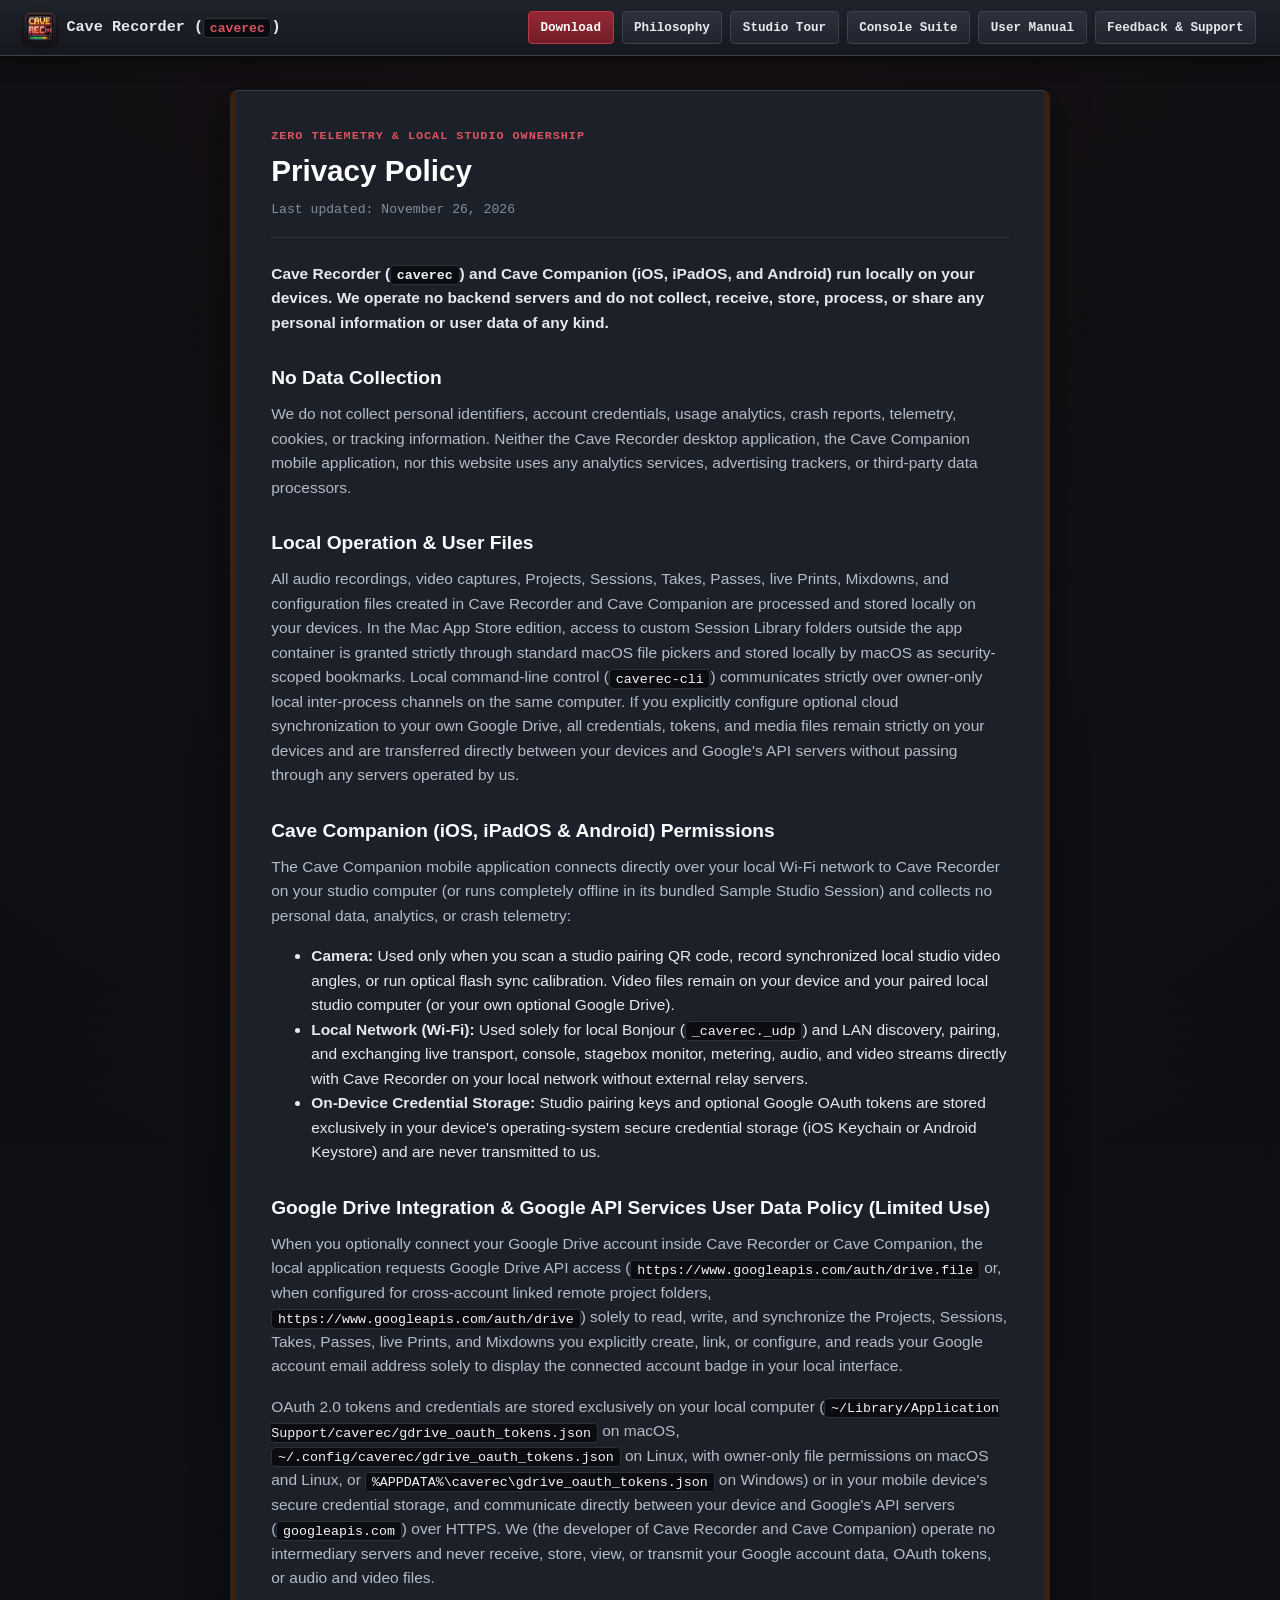
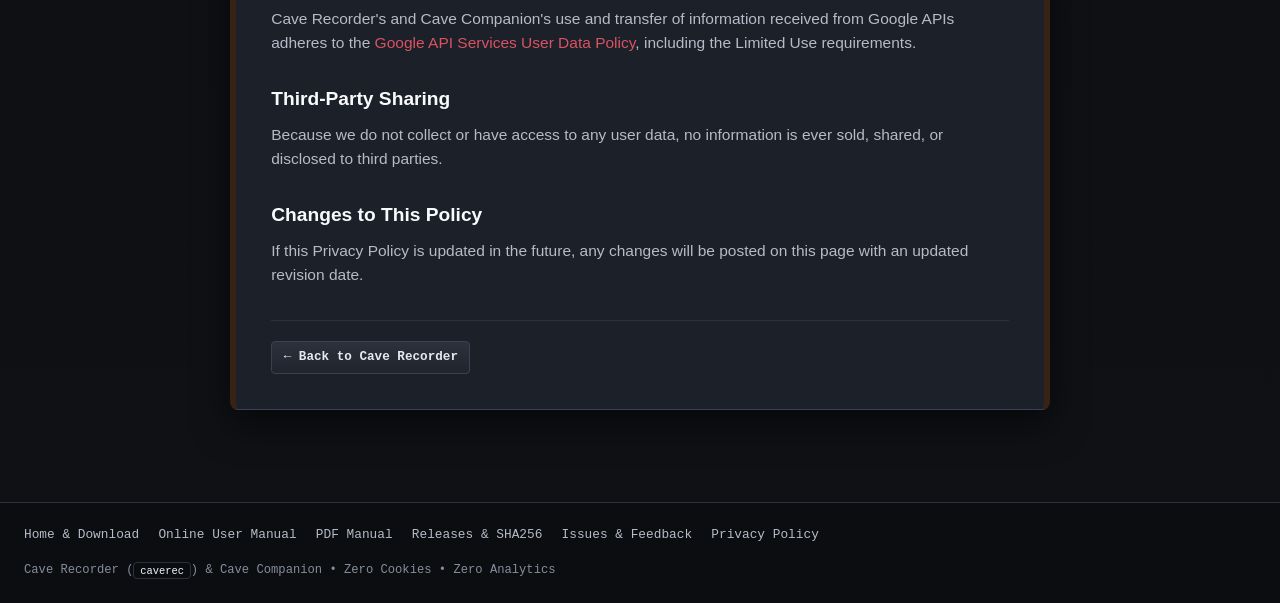
<file: privacy/index.html>
<!DOCTYPE html>
<html lang="en">
<head>
  <meta charset="UTF-8" />
  <meta name="viewport" content="width=device-width, initial-scale=1.0" />
  <title>Privacy Policy &middot; Cave Recorder &amp; Cave Companion</title>
  <meta name="description" content="Privacy Policy for Cave Recorder (caverec) and Cave Companion (iOS, iPadOS, and Android). Zero telemetry, zero data collection, local Wi-Fi operation, and Google API Services User Data Policy (Limited Use) compliance." />
  <link rel="icon" type="image/png" sizes="64x64" href="../assets/icons/favicon-64.png" />
  <link rel="apple-touch-icon" sizes="128x128" href="../assets/icons/caverec_128.png" />
  <link rel="stylesheet" href="../assets/site.css" />
</head>
<body>
  <!-- Sticky Top Hardware Deck Header -->
  <header class="top-deck">
    <div class="brand-cluster">
      <a href="../" aria-label="Cave Recorder Home">
        <img src="../assets/icons/caverec_128.png" alt="Cave Recorder Icon" class="brand-icon" width="32" height="32" />
      </a>
      <a class="brand-title" href="../">Cave Recorder (<code>caverec</code>)</a>
    </div>
    <nav class="deck-actions" aria-label="Primary Navigation">
      <a class="deck-btn deck-btn-primary" href="../#download">Download</a>
      <a class="deck-btn" href="../#manifesto">Philosophy</a>
      <a class="deck-btn" href="../#features">Studio Tour</a>
      <a class="deck-btn" href="../#console-suite">Console Suite</a>
      <a class="deck-btn" href="../manual/">User Manual</a>
      <a class="deck-btn" href="../#feedback-support">Feedback &amp; Support</a>
    </nav>
  </header>

  <main class="studio-shell">
    <article class="prose-panel">
      <span class="section-eyebrow">Zero Telemetry &amp; Local Studio Ownership</span>
      <h1>Privacy Policy</h1>
      <div class="prose-updated">Last updated: November 26, 2026</div>

      <p>
        <strong>Cave Recorder (<code>caverec</code>) and Cave Companion (iOS, iPadOS, and Android) run locally on your devices. We operate no backend servers and do not collect, receive, store, process, or share any personal information or user data of any kind.</strong>
      </p>

      <h2>No Data Collection</h2>
      <p>
        We do not collect personal identifiers, account credentials, usage analytics, crash reports, telemetry, cookies, or tracking information. Neither the Cave Recorder desktop application, the Cave Companion mobile application, nor this website uses any analytics services, advertising trackers, or third-party data processors.
      </p>

      <h2>Local Operation &amp; User Files</h2>
      <p>
        All audio recordings, video captures, Projects, Sessions, Takes, Passes, live Prints, Mixdowns, and configuration files created in Cave Recorder and Cave Companion are processed and stored locally on your devices. In the Mac App Store edition, access to custom Session Library folders outside the app container is granted strictly through standard macOS file pickers and stored locally by macOS as security-scoped bookmarks. Local command-line control (<code>caverec-cli</code>) communicates strictly over owner-only local inter-process channels on the same computer. If you explicitly configure optional cloud synchronization to your own Google Drive, all credentials, tokens, and media files remain strictly on your devices and are transferred directly between your devices and Google's API servers without passing through any servers operated by us.
      </p>

      <h2>Cave Companion (iOS, iPadOS &amp; Android) Permissions</h2>
      <p>
        The Cave Companion mobile application connects directly over your local Wi-Fi network to Cave Recorder on your studio computer (or runs completely offline in its bundled Sample Studio Session) and collects no personal data, analytics, or crash telemetry:
      </p>
      <ul>
        <li><strong>Camera:</strong> Used only when you scan a studio pairing QR code, record synchronized local studio video angles, or run optical flash sync calibration. Video files remain on your device and your paired local studio computer (or your own optional Google Drive).</li>
        <li><strong>Local Network (Wi-Fi):</strong> Used solely for local Bonjour (<code>_caverec._udp</code>) and LAN discovery, pairing, and exchanging live transport, console, stagebox monitor, metering, audio, and video streams directly with Cave Recorder on your local network without external relay servers.</li>
        <li><strong>On-Device Credential Storage:</strong> Studio pairing keys and optional Google OAuth tokens are stored exclusively in your device's operating-system secure credential storage (iOS Keychain or Android Keystore) and are never transmitted to us.</li>
      </ul>

      <h2 id="google-drive-limited-use">Google Drive Integration &amp; Google API Services User Data Policy (Limited Use)</h2>
      <p>
        When you optionally connect your Google Drive account inside Cave Recorder or Cave Companion, the local application requests Google Drive API access (<code>https://www.googleapis.com/auth/drive.file</code> or, when configured for cross-account linked remote project folders, <code>https://www.googleapis.com/auth/drive</code>) solely to read, write, and synchronize the Projects, Sessions, Takes, Passes, live Prints, and Mixdowns you explicitly create, link, or configure, and reads your Google account email address solely to display the connected account badge in your local interface.
      </p>
      <p>
        OAuth 2.0 tokens and credentials are stored exclusively on your local computer (<code>~/Library/Application Support/caverec/gdrive_oauth_tokens.json</code> on macOS, <code>~/.config/caverec/gdrive_oauth_tokens.json</code> on Linux, with owner-only file permissions on macOS and Linux, or <code>%APPDATA%\caverec\gdrive_oauth_tokens.json</code> on Windows) or in your mobile device's secure credential storage, and communicate directly between your device and Google's API servers (<code>googleapis.com</code>) over HTTPS. We (the developer of Cave Recorder and Cave Companion) operate no intermediary servers and never receive, store, view, or transmit your Google account data, OAuth tokens, or audio and video files.
      </p>
      <p>
        Cave Recorder's and Cave Companion's use and transfer of information received from Google APIs adheres to the <a href="https://developers.google.com/terms/api-services-user-data-policy">Google API Services User Data Policy</a>, including the Limited Use requirements.
      </p>

      <h2>Third-Party Sharing</h2>
      <p>
        Because we do not collect or have access to any user data, no information is ever sold, shared, or disclosed to third parties.
      </p>

      <h2>Changes to This Policy</h2>
      <p>
        If this Privacy Policy is updated in the future, any changes will be posted on this page with an updated revision date.
      </p>

      <div class="prose-footer">
        <a class="deck-btn" href="../">&larr; Back to Cave Recorder</a>
      </div>
    </article>
  </main>

  <!-- Studio Footer -->
  <footer class="site-footer">
    <div class="site-footer-inner">
      <div class="footer-links">
        <a href="../">Home &amp; Download</a>
        <a href="../manual/">Online User Manual</a>
        <a href="../manual/Cave_Recorder_User_Manual.pdf" download>PDF Manual</a>
        <a href="https://github.com/henriknyman/caverec-site/releases">Releases &amp; SHA256</a>
        <a href="https://github.com/henriknyman/caverec-site/issues/new/choose">Issues &amp; Feedback</a>
        <a href="index.html">Privacy Policy</a>
      </div>
      <div class="footer-meta">
        Cave Recorder (<code>caverec</code>) &amp; Cave Companion &bull; Zero Cookies &bull; Zero Analytics
      </div>
    </div>
  </footer>
</body>
</html>
</file>
<file: assets/site.css>
/* ==========================================================================
   Cave Recorder (caverec) - Dark Heritage Console Website Stylesheet
   Shared across site/index.html and site/privacy/index.html
   Zero external fonts, zero trackers, pure self-contained studio CSS.
   ========================================================================== */

:root {
  --bg-chassis: #0f1115;
  --bg-deck: #171a21;
  --bg-faceplate: #1c2028;
  --bg-well: #0a0c10;
  --bg-elevated: #242934;
  --border-outer: #2c323d;
  --border-highlight: #3a4252;
  --walnut-dark: #22140c;
  --walnut-mid: #382214;
  --walnut-border: #52331f;
  --text-primary: #e6eaf0;
  --text-secondary: #b4bcc8;
  --text-muted: #848e9c;
  --accent-burgundy: #962836;
  --accent-burgundy-dark: #721c27;
  --accent-burgundy-bright: #d95362;
  --accent-emerald: #10b981;
  --accent-emerald-dim: rgba(16, 185, 129, 0.14);
  --accent-amber: #f59e0b;
  --accent-amber-dim: rgba(245, 158, 11, 0.14);
  --accent-cyan: #38bdf8;
  --font-sans: -apple-system, BlinkMacSystemFont, "Segoe UI", Roboto, Helvetica, Arial, sans-serif;
  --font-mono: "JetBrains Mono", "SFMono-Regular", Consolas, "Liberation Mono", Menlo, monospace;
}

*,
*::before,
*::after {
  box-sizing: border-box;
}

html {
  scroll-behavior: smooth;
  scroll-padding-top: 72px;
}

body {
  margin: 0;
  min-height: 100vh;
  background-color: var(--bg-chassis);
  background-image:
    radial-gradient(circle at 50% 0%, rgba(150, 40, 54, 0.08) 0%, transparent 55%),
    linear-gradient(180deg, #0c0e12 0%, #0f1115 100%);
  color: var(--text-primary);
  font-family: var(--font-sans);
  font-size: 15.5px;
  line-height: 1.58;
  display: flex;
  flex-direction: column;
}

a {
  color: var(--accent-burgundy-bright);
  text-decoration: none;
  transition: color 0.15s ease, border-color 0.15s ease, background-color 0.15s ease;
}

a:hover {
  color: #f47280;
}

a:focus-visible,
button:focus-visible {
  outline: 2px solid var(--accent-cyan);
  outline-offset: 2px;
}

code,
kbd {
  font-family: var(--font-mono);
}

code {
  font-size: 0.86em;
  background-color: var(--bg-well);
  border: 1px solid var(--border-outer);
  color: #f1f5f9;
  padding: 0.1rem 0.36rem;
  border-radius: 4px;
}

kbd.keycap {
  display: inline-block;
  font-family: var(--font-mono);
  font-size: 0.76em;
  font-weight: 700;
  line-height: 1.2;
  color: #f8fafc;
  background: linear-gradient(180deg, #323846 0%, #222630 100%);
  border: 1px solid #4a5366;
  border-bottom-width: 2px;
  border-radius: 4px;
  padding: 0.12rem 0.4rem;
  box-shadow: 0 1px 2px rgba(0, 0, 0, 0.5);
  white-space: nowrap;
}

/* ==========================================================================
   Sticky Top Hardware Deck Header (.top-deck)
   ========================================================================== */

.top-deck {
  position: sticky;
  top: 0;
  z-index: 100;
  min-height: 56px;
  background: linear-gradient(180deg, #1f232c 0%, #15181f 100%);
  border-bottom: 1px solid var(--border-highlight);
  box-shadow: 0 4px 16px rgba(0, 0, 0, 0.6);
  display: flex;
  align-items: center;
  justify-content: space-between;
  flex-wrap: wrap;
  padding: 0.4rem 1.5rem;
  gap: 0.75rem 1rem;
}

.brand-cluster {
  display: flex;
  align-items: center;
  gap: 0.65rem;
  min-width: 0;
}

.brand-icon {
  width: 32px;
  height: 32px;
  border-radius: 6px;
  display: block;
  flex-shrink: 0;
  box-shadow: 0 2px 6px rgba(0, 0, 0, 0.55);
}

.brand-title {
  font-family: var(--font-mono);
  font-size: 0.95rem;
  font-weight: 600;
  color: var(--text-primary);
  text-decoration: none;
  white-space: nowrap;
}

.brand-title code {
  font-size: 0.86em;
  color: var(--accent-burgundy-bright);
  background: var(--bg-well);
  border-color: var(--border-outer);
}

.brand-title:hover {
  color: #ffffff;
}

.deck-actions {
  display: flex;
  align-items: center;
  gap: 0.5rem;
  flex-wrap: wrap;
}

.deck-btn {
  font-family: var(--font-mono);
  font-size: 0.79rem;
  font-weight: 600;
  color: var(--text-primary);
  background: linear-gradient(180deg, #2c313c 0%, #20242d 100%);
  border: 1px solid var(--border-highlight);
  border-radius: 4px;
  padding: 0.34rem 0.72rem;
  text-decoration: none;
  white-space: nowrap;
  display: inline-flex;
  align-items: center;
  gap: 0.38rem;
  cursor: pointer;
}

.deck-btn:hover {
  background: linear-gradient(180deg, #353b48 0%, #272c37 100%);
  border-color: #556075;
  color: #ffffff;
}

.deck-btn-primary {
  background: linear-gradient(180deg, var(--accent-burgundy) 0%, var(--accent-burgundy-dark) 100%);
  border-color: #b83848;
  color: #ffffff;
}

.deck-btn-primary:hover {
  background: linear-gradient(180deg, #ab3040 0%, #84212e 100%);
  border-color: var(--accent-burgundy-bright);
  color: #ffffff;
}

/* ==========================================================================
   Main Studio Console Container & Walnut Cheek Frame
   ========================================================================== */

.studio-shell {
  width: 100%;
  max-width: 1240px;
  margin: 0 auto;
  padding: 1.15rem 1.25rem 3.25rem;
  flex: 1;
}

.console-frame {
  background-color: var(--bg-deck);
  border: 1px solid var(--border-highlight);
  border-left: 8px solid var(--walnut-mid);
  border-right: 8px solid var(--walnut-mid);
  border-radius: 10px;
  box-shadow:
    inset 0 1px 0 rgba(255, 255, 255, 0.05),
    0 18px 42px rgba(0, 0, 0, 0.65);
  overflow: hidden;
  margin-bottom: 2rem;
}

/* Top silk-screened hardware status strip inside console frame */
.chassis-silk-bar {
  background: linear-gradient(180deg, #14171d 0%, #101318 100%);
  border-bottom: 1px solid var(--border-outer);
  padding: 0.42rem 1.35rem;
  display: flex;
  align-items: center;
  justify-content: space-between;
  gap: 0.75rem;
  flex-wrap: wrap;
  font-family: var(--font-mono);
  font-size: 0.73rem;
  letter-spacing: 0.06em;
  color: var(--text-muted);
}

.silk-cluster {
  display: flex;
  align-items: center;
  gap: 0.8rem;
  flex-wrap: wrap;
}

.rec-tally {
  display: inline-flex;
  align-items: center;
  gap: 0.38rem;
  color: #fca5a5;
  background: rgba(217, 83, 98, 0.14);
  border: 1px solid rgba(217, 83, 98, 0.4);
  padding: 0.1rem 0.46rem;
  border-radius: 3px;
  font-weight: 700;
}

.rec-tally-dot {
  width: 8px;
  height: 8px;
  border-radius: 50%;
  background-color: #ef4444;
  box-shadow: 0 0 8px #ef4444;
  display: inline-block;
}

.ram-tally {
  display: inline-flex;
  align-items: center;
  gap: 0.35rem;
  color: #6ee7b7;
  background: var(--accent-emerald-dim);
  border: 1px solid rgba(16, 185, 129, 0.4);
  padding: 0.1rem 0.46rem;
  border-radius: 3px;
  font-weight: 700;
}

.silk-spec {
  color: var(--text-secondary);
  font-weight: 600;
}

.silk-sep {
  color: var(--border-highlight);
}

/* Segmented mini LED meter decoration */
.led-meter-strip {
  display: inline-flex;
  align-items: center;
  gap: 2px;
  padding: 3px 5px;
  background: var(--bg-well);
  border: 1px solid var(--border-outer);
  border-radius: 3px;
}

.led-seg {
  width: 5px;
  height: 10px;
  border-radius: 1px;
}

.led-seg.g {
  background-color: #10b981;
  box-shadow: 0 0 4px rgba(16, 185, 129, 0.45);
}

.led-seg.y {
  background-color: #f59e0b;
  box-shadow: 0 0 4px rgba(245, 158, 11, 0.45);
}

.led-seg.r {
  background-color: #ef4444;
}

.led-seg.off {
  background-color: #1e232b;
}

/* ==========================================================================
   Hero Faceplate Section (Balanced for Above-the-Fold 1440x900 Viewports)
   ========================================================================== */

.hero-faceplate {
  padding: 1.25rem 1.6rem 1.15rem;
  background: linear-gradient(180deg, #1c2028 0%, #161920 100%);
  border-bottom: 1px solid var(--border-outer);
}

.hero-top-grid {
  display: grid;
  grid-template-columns: auto minmax(0, 1fr);
  gap: 1.35rem;
  align-items: center;
}

.hero-visual-well {
  display: flex;
  align-items: center;
  gap: 0.85rem;
  background-color: var(--bg-well);
  border: 1px solid var(--border-highlight);
  border-radius: 8px;
  padding: 0.65rem 0.85rem;
  box-shadow: inset 0 2px 8px rgba(0, 0, 0, 0.75);
}

.hero-app-icon {
  width: 82px;
  height: 82px;
  border-radius: 14px;
  flex-shrink: 0;
  display: block;
  box-shadow: 0 6px 18px rgba(0, 0, 0, 0.65);
}

pre.logo {
  margin: 0;
  font-family: var(--font-mono);
  font-size: clamp(0.42rem, 0.62vw, 0.54rem);
  line-height: 1.2;
  color: var(--text-primary);
  text-align: left;
  overflow-x: auto;
}

.hero-copy {
  min-width: 0;
}

.hero-eyebrow {
  font-family: var(--font-mono);
  font-size: 0.74rem;
  font-weight: 700;
  text-transform: uppercase;
  letter-spacing: 0.08em;
  color: var(--accent-amber);
  margin-bottom: 0.25rem;
  display: flex;
  align-items: center;
  gap: 0.45rem;
  flex-wrap: wrap;
}

.hero-copy h1 {
  font-size: clamp(1.45rem, 2.2vw, 1.95rem);
  line-height: 1.18;
  margin: 0 0 0.45rem;
  color: #ffffff;
  letter-spacing: -0.01em;
}

.hero-copy h1 code {
  font-size: 0.82em;
  color: var(--accent-burgundy-bright);
  background: var(--bg-well);
  border-color: var(--border-highlight);
}

.hero-lead {
  margin: 0 0 0.55rem;
  color: var(--text-primary);
  font-size: 0.98rem;
  line-height: 1.5;
}

.hero-cave-note {
  margin: 0;
  padding: 0.48rem 0.8rem;
  background-color: rgba(10, 12, 16, 0.65);
  border-left: 3px solid var(--accent-amber);
  border-radius: 0 5px 5px 0;
  color: var(--text-secondary);
  font-size: 0.87rem;
  line-height: 1.46;
}

.hero-cave-note strong {
  color: var(--text-primary);
}

/* ==========================================================================
   Above-the-Fold Download Deck (#download) & Release Update Banner
   ========================================================================== */

.download-deck {
  padding: 1.15rem 1.6rem 1.3rem;
  background-color: var(--bg-deck);
}

.release-update-banner {
  display: flex;
  align-items: center;
  justify-content: space-between;
  gap: 0.75rem 1rem;
  flex-wrap: wrap;
  background: linear-gradient(90deg, rgba(16, 185, 129, 0.12) 0%, rgba(245, 158, 11, 0.08) 100%);
  border: 1px solid rgba(16, 185, 129, 0.42);
  border-left: 4px solid var(--accent-emerald);
  border-radius: 6px;
  padding: 0.62rem 0.9rem;
  margin-bottom: 0.95rem;
}

.release-update-main {
  display: flex;
  align-items: baseline;
  gap: 0.45rem 0.6rem;
  flex-wrap: wrap;
  min-width: 0;
  flex: 1 1 520px;
  font-size: 0.84rem;
  line-height: 1.48;
  color: var(--text-secondary);
}

.release-update-pill {
  display: inline-flex;
  align-items: center;
  gap: 0.34rem;
  font-family: var(--font-mono);
  font-size: 0.68rem;
  font-weight: 700;
  text-transform: uppercase;
  letter-spacing: 0.05em;
  color: #6ee7b7;
  background: rgba(10, 12, 16, 0.72);
  border: 1px solid rgba(16, 185, 129, 0.45);
  padding: 0.1rem 0.46rem;
  border-radius: 3px;
  white-space: nowrap;
}

.release-update-version {
  font-family: var(--font-mono);
  font-size: 0.84rem;
  font-weight: 700;
  color: #ffffff;
  white-space: nowrap;
}

.release-update-summary {
  color: var(--text-secondary);
}

.release-update-summary strong {
  color: var(--text-primary);
}

.release-update-actions {
  display: flex;
  align-items: center;
  gap: 0.5rem;
  flex-wrap: wrap;
  flex-shrink: 0;
}

.release-update-link {
  font-family: var(--font-mono);
  font-size: 0.74rem;
  font-weight: 700;
  color: #f8fafc;
  background: rgba(10, 12, 16, 0.72);
  border: 1px solid var(--border-highlight);
  border-radius: 4px;
  padding: 0.24rem 0.58rem;
  white-space: nowrap;
}

.release-update-link:hover {
  border-color: var(--accent-emerald);
  color: #ffffff;
}

.download-deck-header {
  display: flex;
  align-items: center;
  justify-content: space-between;
  gap: 0.85rem;
  flex-wrap: wrap;
  margin-bottom: 0.85rem;
}

.download-deck-title-group {
  display: flex;
  align-items: center;
  gap: 0.7rem;
  flex-wrap: wrap;
}

.download-deck-title {
  font-family: var(--font-mono);
  font-size: 0.9rem;
  font-weight: 700;
  text-transform: uppercase;
  letter-spacing: 0.06em;
  color: #ffffff;
  margin: 0;
}

.version-badge {
  font-family: var(--font-mono);
  font-size: 0.76rem;
  font-weight: 700;
  color: #fde68a;
  background: var(--accent-amber-dim);
  border: 1px solid rgba(245, 158, 11, 0.45);
  padding: 0.15rem 0.54rem;
  border-radius: 4px;
  letter-spacing: 0.04em;
}

.download-deck-meta {
  font-family: var(--font-mono);
  font-size: 0.76rem;
  color: var(--text-muted);
}

/* Four Primary Platform Download Cards */
.platform-card-grid {
  display: grid;
  grid-template-columns: repeat(4, minmax(0, 1fr));
  gap: 0.9rem;
  margin-bottom: 0.85rem;
}

.platform-card {
  background: linear-gradient(180deg, #212631 0%, #181c24 100%);
  border: 1px solid var(--border-highlight);
  border-radius: 7px;
  padding: 0.95rem 1.05rem;
  display: flex;
  flex-direction: column;
  justify-content: space-between;
  gap: 0.75rem;
  position: relative;
  transition: border-color 0.15s ease, transform 0.15s ease, box-shadow 0.15s ease;
}

.platform-card:hover {
  border-color: #55627a;
  transform: translateY(-1px);
  box-shadow: 0 8px 20px rgba(0, 0, 0, 0.45);
}

.platform-card.is-detected {
  border-color: var(--accent-emerald);
  box-shadow:
    0 0 0 1px rgba(16, 185, 129, 0.25),
    0 10px 24px rgba(0, 0, 0, 0.5);
  background: linear-gradient(180deg, #232b36 0%, #181d25 100%);
}

.platform-card-top {
  display: flex;
  flex-direction: column;
  gap: 0.3rem;
}

.platform-title-row {
  display: flex;
  align-items: center;
  justify-content: space-between;
  gap: 0.45rem;
  flex-wrap: wrap;
}

.platform-name {
  font-size: 1.02rem;
  font-weight: 700;
  color: #ffffff;
  margin: 0;
  display: flex;
  align-items: center;
  gap: 0.42rem;
}

.platform-arch {
  font-family: var(--font-mono);
  font-size: 0.72rem;
  font-weight: 600;
  color: var(--text-secondary);
  background: var(--bg-well);
  border: 1px solid var(--border-outer);
  padding: 0.08rem 0.4rem;
  border-radius: 3px;
}

.detected-pill {
  display: none;
  align-items: center;
  gap: 0.32rem;
  font-family: var(--font-mono);
  font-size: 0.67rem;
  font-weight: 700;
  text-transform: uppercase;
  letter-spacing: 0.04em;
  color: #6ee7b7;
  background: var(--accent-emerald-dim);
  border: 1px solid rgba(16, 185, 129, 0.45);
  padding: 0.1rem 0.42rem;
  border-radius: 3px;
}

.platform-card.is-detected .detected-pill {
  display: inline-flex;
}

.detected-dot {
  width: 6px;
  height: 6px;
  border-radius: 50%;
  background-color: var(--accent-emerald);
  box-shadow: 0 0 6px var(--accent-emerald);
}

.platform-subtitle {
  margin: 0;
  font-size: 0.8rem;
  color: var(--text-secondary);
  line-height: 1.42;
}

.download-cta-btn {
  display: flex;
  align-items: center;
  justify-content: space-between;
  gap: 0.5rem;
  width: 100%;
  font-family: var(--font-mono);
  font-size: 0.81rem;
  font-weight: 700;
  color: #ffffff;
  background: linear-gradient(180deg, var(--accent-burgundy) 0%, var(--accent-burgundy-dark) 100%);
  border: 1px solid #b83848;
  border-radius: 5px;
  padding: 0.55rem 0.8rem;
  text-decoration: none;
  box-shadow: 0 2px 6px rgba(0, 0, 0, 0.4);
}

.download-cta-btn:hover {
  background: linear-gradient(180deg, #b03242 0%, #872230 100%);
  border-color: var(--accent-burgundy-bright);
  color: #ffffff;
}

.platform-card.is-detected .download-cta-btn {
  background: linear-gradient(180deg, #aa2e3e 0%, #7d1f2b 100%);
  border-color: #d95362;
}

.download-cta-ext {
  font-size: 0.72rem;
  font-weight: 600;
  color: rgba(255, 255, 255, 0.85);
  background: rgba(0, 0, 0, 0.28);
  padding: 0.08rem 0.36rem;
  border-radius: 3px;
}

/* Direct Manual & Release Notes Bar right below the 3 cards */
.manual-quick-bar {
  display: flex;
  align-items: center;
  justify-content: space-between;
  gap: 0.75rem;
  flex-wrap: wrap;
  background-color: var(--bg-well);
  border: 1px solid var(--border-outer);
  border-radius: 6px;
  padding: 0.55rem 0.9rem;
}

.manual-quick-links {
  display: flex;
  align-items: center;
  gap: 0.6rem;
  flex-wrap: wrap;
}

.quick-bar-link {
  font-family: var(--font-mono);
  font-size: 0.79rem;
  font-weight: 600;
  color: var(--text-primary);
  background: var(--bg-faceplate);
  border: 1px solid var(--border-highlight);
  border-radius: 4px;
  padding: 0.32rem 0.68rem;
  text-decoration: none;
  display: inline-flex;
  align-items: center;
  gap: 0.38rem;
}

.quick-bar-link:hover {
  border-color: var(--accent-burgundy-bright);
  color: #ffffff;
  background: var(--bg-elevated);
}

.quick-bar-link.primary-doc {
  border-color: rgba(56, 189, 248, 0.45);
  color: #e0f2fe;
}

.quick-bar-link.primary-doc:hover {
  border-color: var(--accent-cyan);
  color: #ffffff;
}

.quick-bar-checksum {
  font-family: var(--font-mono);
  font-size: 0.77rem;
  color: var(--text-secondary);
}

.quick-bar-checksum:hover {
  color: #ffffff;
  text-decoration: underline;
}

/* Post-Download "Thank You & Quick Start" Panel (#download-thank-you) */
.thank-you-panel {
  display: none;
  margin-top: 0.9rem;
  background: linear-gradient(180deg, #162220 0%, #12181c 100%);
  border: 1px solid var(--accent-emerald);
  border-radius: 7px;
  padding: 0.95rem 1.15rem;
  box-shadow: 0 8px 24px rgba(0, 0, 0, 0.5);
}

.thank-you-panel.is-open {
  display: block;
  animation: panelFadeIn 0.2s ease-out;
}

@keyframes panelFadeIn {
  from {
    opacity: 0;
    transform: translateY(-4px);
  }
  to {
    opacity: 1;
    transform: translateY(0);
  }
}

.thank-you-header {
  display: flex;
  align-items: center;
  justify-content: space-between;
  gap: 0.75rem;
  flex-wrap: wrap;
  margin-bottom: 0.6rem;
}

.thank-you-title {
  font-family: var(--font-mono);
  font-size: 0.9rem;
  font-weight: 700;
  color: #6ee7b7;
  margin: 0;
  display: flex;
  align-items: center;
  gap: 0.5rem;
}

.thank-you-header-actions {
  display: flex;
  align-items: center;
  gap: 0.5rem;
}

.thank-you-toggle-all,
.thank-you-close {
  background: transparent;
  border: 1px solid var(--border-highlight);
  color: var(--text-secondary);
  font-family: var(--font-mono);
  font-size: 0.73rem;
  padding: 0.18rem 0.5rem;
  border-radius: 4px;
  cursor: pointer;
}

.thank-you-toggle-all:hover,
.thank-you-close:hover {
  color: #ffffff;
  border-color: var(--text-secondary);
}

/* By default, show only the clicked OS tip; expand to 3 columns if toggled */
.os-tips-list {
  display: block;
  margin: 0 0 0.75rem;
  padding: 0;
  list-style: none;
}

.os-tips-list.show-all-tips {
  display: grid;
  grid-template-columns: repeat(3, minmax(0, 1fr));
  gap: 0.75rem;
}

.os-tip-item {
  display: none;
  background-color: rgba(10, 12, 16, 0.65);
  border: 1px solid var(--border-outer);
  border-radius: 5px;
  padding: 0.6rem 0.8rem;
  font-size: 0.82rem;
  color: var(--text-secondary);
  line-height: 1.45;
}

.os-tip-item.active-os-tip {
  display: block;
  border-color: var(--accent-emerald);
  background-color: rgba(16, 185, 129, 0.08);
  color: var(--text-primary);
}

.os-tips-list.show-all-tips .os-tip-item {
  display: block;
}

.os-tip-label {
  display: block;
  font-family: var(--font-mono);
  font-size: 0.74rem;
  font-weight: 700;
  color: #ffffff;
  margin-bottom: 0.18rem;
}

.thank-you-links {
  display: flex;
  align-items: center;
  gap: 1.1rem;
  flex-wrap: wrap;
  font-family: var(--font-mono);
  font-size: 0.79rem;
  padding-top: 0.55rem;
  border-top: 1px solid rgba(255, 255, 255, 0.08);
}

.thank-you-links a {
  color: #6ee7b7;
}

.thank-you-links a:hover {
  color: #ecfdf5;
  text-decoration: underline;
}

/* ==========================================================================
   Section Headers & Studio Panels
   ========================================================================== */

.studio-section {
  margin-bottom: 2.25rem;
}

.section-header-bar {
  display: flex;
  align-items: baseline;
  justify-content: space-between;
  gap: 1rem;
  flex-wrap: wrap;
  margin-bottom: 1rem;
  padding-bottom: 0.5rem;
  border-bottom: 1px solid var(--border-outer);
}

.section-eyebrow {
  font-family: var(--font-mono);
  font-size: 0.74rem;
  font-weight: 700;
  text-transform: uppercase;
  letter-spacing: 0.08em;
  color: var(--accent-burgundy-bright);
  display: block;
  margin-bottom: 0.2rem;
}

.section-title {
  font-size: 1.38rem;
  font-weight: 700;
  color: #ffffff;
  margin: 0;
}

.section-subtitle {
  font-size: 0.9rem;
  color: var(--text-secondary);
  margin: 0;
}

/* ==========================================================================
   Concise Visual Studio Tour (#features)
   ========================================================================== */

.tour-showcase-well {
  background-color: var(--bg-well);
  border: 1px solid var(--border-highlight);
  border-radius: 8px;
  padding: 0.85rem;
  margin-bottom: 1.15rem;
  box-shadow: 0 12px 32px rgba(0, 0, 0, 0.55);
}

.tour-tabs {
  display: flex;
  align-items: center;
  gap: 0.45rem;
  flex-wrap: wrap;
  margin-bottom: 0.75rem;
  padding-bottom: 0.65rem;
  border-bottom: 1px solid var(--border-outer);
}

.tour-tab-btn {
  font-family: var(--font-mono);
  font-size: 0.76rem;
  font-weight: 600;
  color: var(--text-secondary);
  background: var(--bg-faceplate);
  border: 1px solid var(--border-outer);
  border-radius: 4px;
  padding: 0.36rem 0.72rem;
  cursor: pointer;
  transition: all 0.15s ease;
}

.tour-tab-btn:hover {
  color: #ffffff;
  border-color: var(--border-highlight);
  background: var(--bg-elevated);
}

/* High-contrast recessed studio emerald tab (>11:1 WCAG AAA contrast) */
.tour-tab-btn.active {
  background: linear-gradient(180deg, #16382e 0%, #102820 100%);
  border-color: var(--accent-emerald);
  color: #ecfdf5;
  font-weight: 700;
  box-shadow: inset 0 1px 0 rgba(52, 211, 153, 0.22);
}

.tour-stage-figure {
  margin: 0;
}

.tour-stage-figure img {
  display: block;
  width: 100%;
  height: auto;
  border-radius: 5px;
  border: 1px solid var(--border-outer);
}

.tour-stage-caption {
  margin-top: 0.65rem;
  display: flex;
  align-items: center;
  justify-content: space-between;
  gap: 1rem;
  flex-wrap: wrap;
  font-family: var(--font-mono);
  font-size: 0.8rem;
  color: var(--text-secondary);
  padding: 0 0.25rem;
}

/* 2x2 Feature Grid (Clean console spec modules without duplicate thumbnails) */
.feature-grid-2x2 {
  display: grid;
  grid-template-columns: repeat(2, minmax(0, 1fr));
  gap: 1rem;
}

.feature-card {
  background: linear-gradient(180deg, #1c2028 0%, #161920 100%);
  border: 1px solid var(--border-outer);
  border-radius: 8px;
  padding: 1.15rem 1.25rem;
  display: flex;
  flex-direction: column;
  justify-content: space-between;
  gap: 0.85rem;
  transition: border-color 0.15s ease, box-shadow 0.15s ease;
}

.feature-card:hover {
  border-color: var(--border-highlight);
}

.feature-card.is-active-tour {
  border-color: rgba(16, 185, 129, 0.55);
  box-shadow: inset 0 0 0 1px rgba(16, 185, 129, 0.15);
}

.feature-card-eyebrow {
  display: flex;
  align-items: center;
  justify-content: space-between;
  gap: 0.5rem;
  font-family: var(--font-mono);
  font-size: 0.72rem;
  font-weight: 700;
  text-transform: uppercase;
  letter-spacing: 0.06em;
  color: var(--accent-emerald);
}

.feature-card h3 {
  font-size: 1.06rem;
  color: #ffffff;
  margin: 0.25rem 0 0.45rem;
}

.feature-card p {
  margin: 0;
  font-size: 0.9rem;
  color: var(--text-secondary);
  line-height: 1.52;
}

.feature-card p strong {
  color: var(--text-primary);
}

.feature-card-footer {
  display: flex;
  align-items: center;
  justify-content: space-between;
  gap: 0.75rem;
  flex-wrap: wrap;
  font-family: var(--font-mono);
  font-size: 0.77rem;
  padding-top: 0.65rem;
  border-top: 1px solid rgba(255, 255, 255, 0.06);
}

.stage-preview-btn {
  font-family: var(--font-mono);
  font-size: 0.75rem;
  font-weight: 600;
  color: var(--text-secondary);
  background: var(--bg-well);
  border: 1px solid var(--border-outer);
  border-radius: 4px;
  padding: 0.24rem 0.58rem;
  cursor: pointer;
  transition: all 0.15s ease;
}

.stage-preview-btn:hover,
.feature-card.is-active-tour .stage-preview-btn {
  color: #ecfdf5;
  border-color: var(--accent-emerald);
  background: rgba(16, 185, 129, 0.14);
}

/* ==========================================================================
   Why Cave Recorder? — The Human Musicianship Manifesto (#manifesto)
   ========================================================================== */

.manifesto-lead-box {
  background: linear-gradient(180deg, #1d212a 0%, #151820 100%);
  border: 1px solid var(--border-highlight);
  border-left: 5px solid var(--accent-burgundy-bright);
  border-radius: 8px;
  padding: 1.25rem 1.4rem;
  margin-bottom: 1rem;
  box-shadow: 0 10px 28px rgba(0, 0, 0, 0.45);
}

.manifesto-lead-box p {
  margin: 0 0 0.75rem;
  font-size: 0.96rem;
  color: var(--text-secondary);
  line-height: 1.58;
}

.manifesto-lead-box p:last-of-type {
  margin-bottom: 0;
}

.manifesto-lead-box strong {
  color: #ffffff;
}

.manifesto-genre-bar {
  display: flex;
  align-items: center;
  gap: 0.5rem;
  flex-wrap: wrap;
  margin-top: 0.85rem;
  padding-top: 0.75rem;
  border-top: 1px solid rgba(255, 255, 255, 0.07);
}

.manifesto-genre-label {
  font-family: var(--font-mono);
  font-size: 0.72rem;
  font-weight: 700;
  text-transform: uppercase;
  letter-spacing: 0.07em;
  color: var(--accent-amber);
  margin-right: 0.25rem;
}

.genre-pill {
  font-family: var(--font-mono);
  font-size: 0.73rem;
  font-weight: 600;
  color: var(--text-primary);
  background: var(--bg-well);
  border: 1px solid var(--border-outer);
  border-radius: 4px;
  padding: 0.16rem 0.52rem;
}

.manifesto-grid-3col {
  display: grid;
  grid-template-columns: repeat(3, minmax(0, 1fr));
  gap: 1rem;
}

.manifesto-pillar {
  background: linear-gradient(180deg, #1b1f27 0%, #15181f 100%);
  border: 1px solid var(--border-outer);
  border-radius: 8px;
  padding: 1.15rem 1.2rem;
  display: flex;
  flex-direction: column;
  justify-content: space-between;
  gap: 0.75rem;
}

.manifesto-pillar:hover {
  border-color: var(--border-highlight);
}

.manifesto-pillar-tag {
  font-family: var(--font-mono);
  font-size: 0.71rem;
  font-weight: 700;
  text-transform: uppercase;
  letter-spacing: 0.06em;
  color: var(--accent-amber);
  display: block;
  margin-bottom: 0.25rem;
}

.manifesto-pillar h3 {
  font-size: 1.02rem;
  color: #ffffff;
  margin: 0 0 0.45rem;
}

.manifesto-pillar p {
  margin: 0;
  font-size: 0.88rem;
  color: var(--text-secondary);
  line-height: 1.52;
}

.manifesto-pillar p strong {
  color: var(--text-primary);
}

/* ==========================================================================
   Curated Native Console & Live-Room Mixing Suite (#console-suite)
   ========================================================================== */

.suite-grid-2x3 {
  display: grid;
  grid-template-columns: repeat(2, minmax(0, 1fr));
  gap: 1rem;
}

.suite-card {
  background: linear-gradient(180deg, #1c2028 0%, #151820 100%);
  border: 1px solid var(--border-outer);
  border-radius: 8px;
  padding: 1.2rem 1.3rem;
  display: flex;
  flex-direction: column;
  justify-content: space-between;
  gap: 0.85rem;
  transition: border-color 0.15s ease;
}

.suite-card:hover {
  border-color: var(--border-highlight);
}

.suite-card-eyebrow {
  display: flex;
  align-items: center;
  justify-content: space-between;
  gap: 0.5rem;
  font-family: var(--font-mono);
  font-size: 0.71rem;
  font-weight: 700;
  text-transform: uppercase;
  letter-spacing: 0.06em;
  color: var(--accent-cyan);
}

.suite-card-badge {
  color: var(--accent-emerald);
  background: rgba(16, 185, 129, 0.1);
  border: 1px solid rgba(16, 185, 129, 0.32);
  border-radius: 3px;
  padding: 0.08rem 0.4rem;
}

.suite-card h3 {
  font-size: 1.05rem;
  color: #ffffff;
  margin: 0.25rem 0 0.45rem;
}

.suite-card p {
  margin: 0 0 0.65rem;
  font-size: 0.89rem;
  color: var(--text-secondary);
  line-height: 1.52;
}

.suite-card p strong {
  color: var(--text-primary);
}

.suite-spec-list {
  margin: 0;
  padding-left: 1.1rem;
  font-size: 0.84rem;
  color: var(--text-secondary);
  line-height: 1.48;
}

.suite-spec-list li {
  margin-bottom: 0.32rem;
}

.suite-spec-list li:last-child {
  margin-bottom: 0;
}

.suite-spec-list strong {
  color: var(--text-primary);
}

.suite-card-footer {
  display: flex;
  align-items: center;
  justify-content: space-between;
  gap: 0.75rem;
  flex-wrap: wrap;
  font-family: var(--font-mono);
  font-size: 0.76rem;
  padding-top: 0.65rem;
  border-top: 1px solid rgba(255, 255, 255, 0.06);
}

/* ==========================================================================
   Feedback, Bug Reports & Voluntary Support (#feedback-support)
   ========================================================================== */

.free-uncrippled-banner {
  background: linear-gradient(180deg, #1b2029 0%, #151921 100%);
  border: 1px solid var(--border-highlight);
  border-left: 4px solid var(--accent-emerald);
  border-radius: 6px;
  padding: 0.85rem 1.15rem;
  margin-bottom: 1rem;
  display: flex;
  align-items: center;
  justify-content: space-between;
  gap: 1rem;
  flex-wrap: wrap;
}

.free-uncrippled-banner p {
  margin: 0;
  font-size: 0.93rem;
  color: var(--text-secondary);
}

.free-uncrippled-banner strong {
  color: #ffffff;
}

.support-grid-2col {
  display: grid;
  grid-template-columns: repeat(2, minmax(0, 1fr));
  gap: 1rem;
}

.support-card {
  background: linear-gradient(180deg, #1c2028 0%, #161920 100%);
  border: 1px solid var(--border-outer);
  border-radius: 8px;
  padding: 1.3rem 1.35rem;
  display: flex;
  flex-direction: column;
  justify-content: space-between;
  gap: 1rem;
  transition: border-color 0.16s ease, box-shadow 0.16s ease;
}

.support-card:hover {
  border-color: var(--border-highlight);
}

#feedback-card:target {
  border-color: var(--accent-cyan);
  box-shadow: 0 0 0 1px rgba(56, 189, 248, 0.35), 0 8px 24px rgba(0, 0, 0, 0.45);
}

#voluntary-support-card:target {
  border-color: var(--accent-amber);
  box-shadow: 0 0 0 1px rgba(245, 158, 11, 0.35), 0 8px 24px rgba(0, 0, 0, 0.45);
}

.support-card-badge {
  font-family: var(--font-mono);
  font-size: 0.72rem;
  font-weight: 700;
  text-transform: uppercase;
  letter-spacing: 0.06em;
  color: var(--accent-cyan);
  margin-bottom: 0.28rem;
  display: block;
}

.support-card.voluntary-card .support-card-badge {
  color: var(--accent-amber);
}

.support-card h3 {
  font-size: 1.1rem;
  color: #ffffff;
  margin: 0 0 0.45rem;
}

.support-card p {
  margin: 0;
  font-size: 0.9rem;
  color: var(--text-secondary);
  line-height: 1.52;
}

.support-actions {
  display: flex;
  align-items: center;
  gap: 0.55rem;
  flex-wrap: wrap;
  padding-top: 0.75rem;
  border-top: 1px solid rgba(255, 255, 255, 0.06);
}

.deck-btn-sponsor {
  border-color: rgba(245, 158, 11, 0.42);
}

.deck-btn-sponsor:hover {
  border-color: var(--accent-amber);
  background: linear-gradient(180deg, #2d251b 0%, #201a13 100%);
}

.sponsor-heart {
  color: var(--accent-amber);
}

/* ==========================================================================
   Privacy Policy & Documentation Prose Panel
   ========================================================================== */

.prose-panel {
  max-width: 820px;
  margin: 1rem auto 2.5rem;
  background-color: var(--bg-faceplate);
  border: 1px solid var(--border-highlight);
  border-left: 6px solid var(--walnut-mid);
  border-right: 6px solid var(--walnut-mid);
  border-radius: 8px;
  padding: 2.2rem 2.2rem;
  box-shadow: 0 14px 36px rgba(0, 0, 0, 0.55);
}

.prose-panel h1 {
  font-size: 1.85rem;
  margin: 0 0 0.3rem;
  color: #ffffff;
}

.prose-updated {
  font-family: var(--font-mono);
  font-size: 0.82rem;
  color: var(--text-muted);
  margin-bottom: 1.5rem;
  padding-bottom: 1rem;
  border-bottom: 1px solid var(--border-outer);
}

.prose-panel h2 {
  font-size: 1.2rem;
  margin: 1.75rem 0 0.55rem;
  color: #f8fafc;
}

.prose-panel p {
  margin: 0 0 1rem;
  color: var(--text-secondary);
}

.prose-panel p strong {
  color: var(--text-primary);
}

.prose-footer {
  margin-top: 2rem;
  padding-top: 1.25rem;
  border-top: 1px solid var(--border-outer);
}

/* ==========================================================================
   Footer
   ========================================================================== */

.site-footer {
  border-top: 1px solid var(--border-outer);
  background-color: #0b0d11;
  padding: 1.4rem 1.5rem;
  margin-top: auto;
}

.site-footer-inner {
  max-width: 1240px;
  margin: 0 auto;
  display: flex;
  align-items: center;
  justify-content: space-between;
  gap: 1rem;
  flex-wrap: wrap;
  font-size: 0.85rem;
  color: var(--text-muted);
}

.footer-links {
  display: flex;
  align-items: center;
  gap: 1.2rem;
  flex-wrap: wrap;
}

.footer-links a {
  color: var(--text-secondary);
  font-family: var(--font-mono);
  font-size: 0.8rem;
}

.footer-links a:hover {
  color: #ffffff;
  text-decoration: underline;
}

.footer-meta {
  font-family: var(--font-mono);
  font-size: 0.76rem;
  color: var(--text-muted);
}

/* ==========================================================================
   Responsive Breakpoints (1680px+ Desktop down to 375px Mobile)
   ========================================================================== */

@media (max-width: 1120px) {
  .platform-card-grid {
    grid-template-columns: repeat(2, minmax(0, 1fr));
  }
}

@media (max-width: 1024px) {
  .hero-top-grid {
    grid-template-columns: 1fr;
  }

  .hero-visual-well {
    justify-content: center;
  }
}

@media (max-width: 860px) {
  .platform-card-grid {
    grid-template-columns: 1fr;
  }

  .os-tips-list.show-all-tips {
    grid-template-columns: 1fr;
  }

  .feature-grid-2x2,
  .manifesto-grid-3col,
  .suite-grid-2x3,
  .support-grid-2col {
    grid-template-columns: 1fr;
  }
}

@media (max-width: 640px) {
  pre.logo {
    display: none;
  }

  .hero-visual-well {
    justify-content: center;
    padding: 0.65rem;
  }

  .top-deck {
    padding: 0.5rem 0.9rem;
  }

  .studio-shell {
    padding: 0.9rem 0.75rem 2.5rem;
  }

  .console-frame {
    border-left-width: 4px;
    border-right-width: 4px;
  }

  .hero-faceplate,
  .download-deck {
    padding: 1.1rem 1rem;
  }

  .prose-panel {
    padding: 1.4rem 1.1rem;
  }
}

@media (max-width: 760px) {
  .top-deck {
    position: static;
  }
}
</file>
